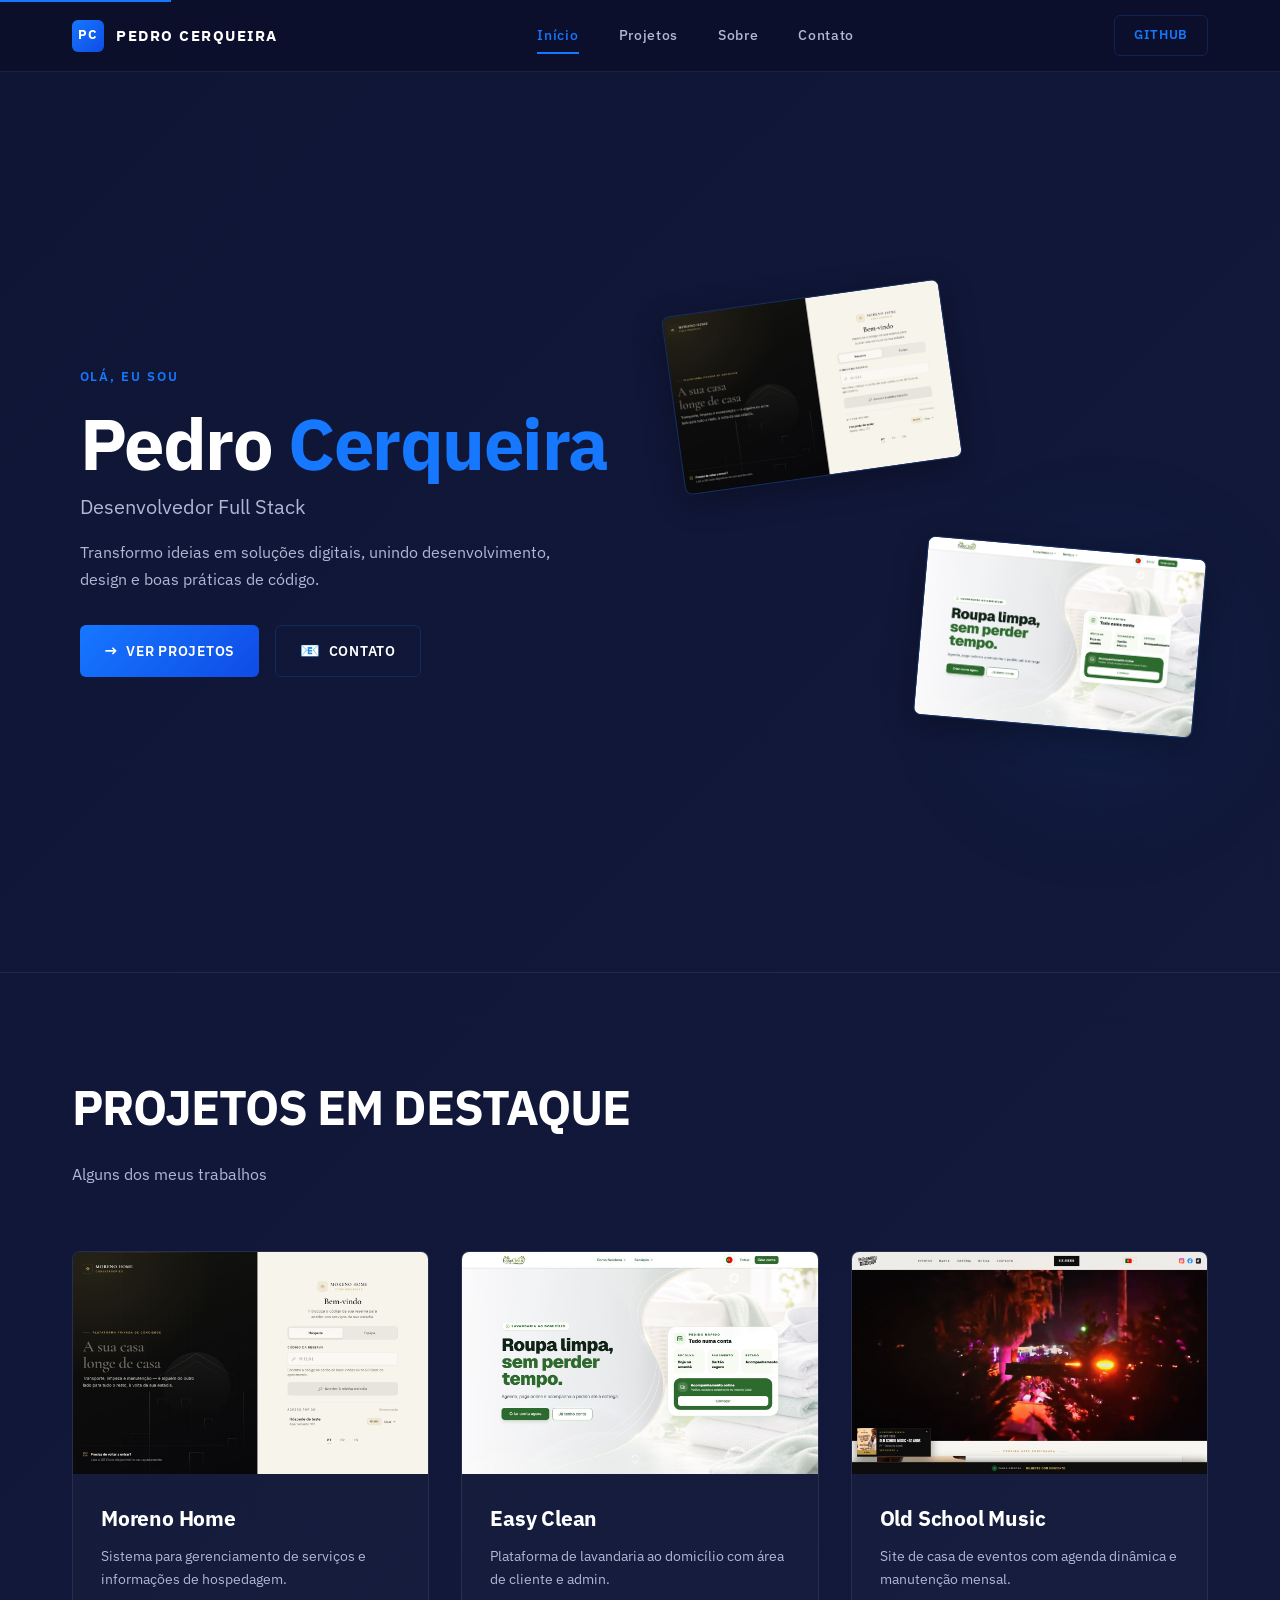
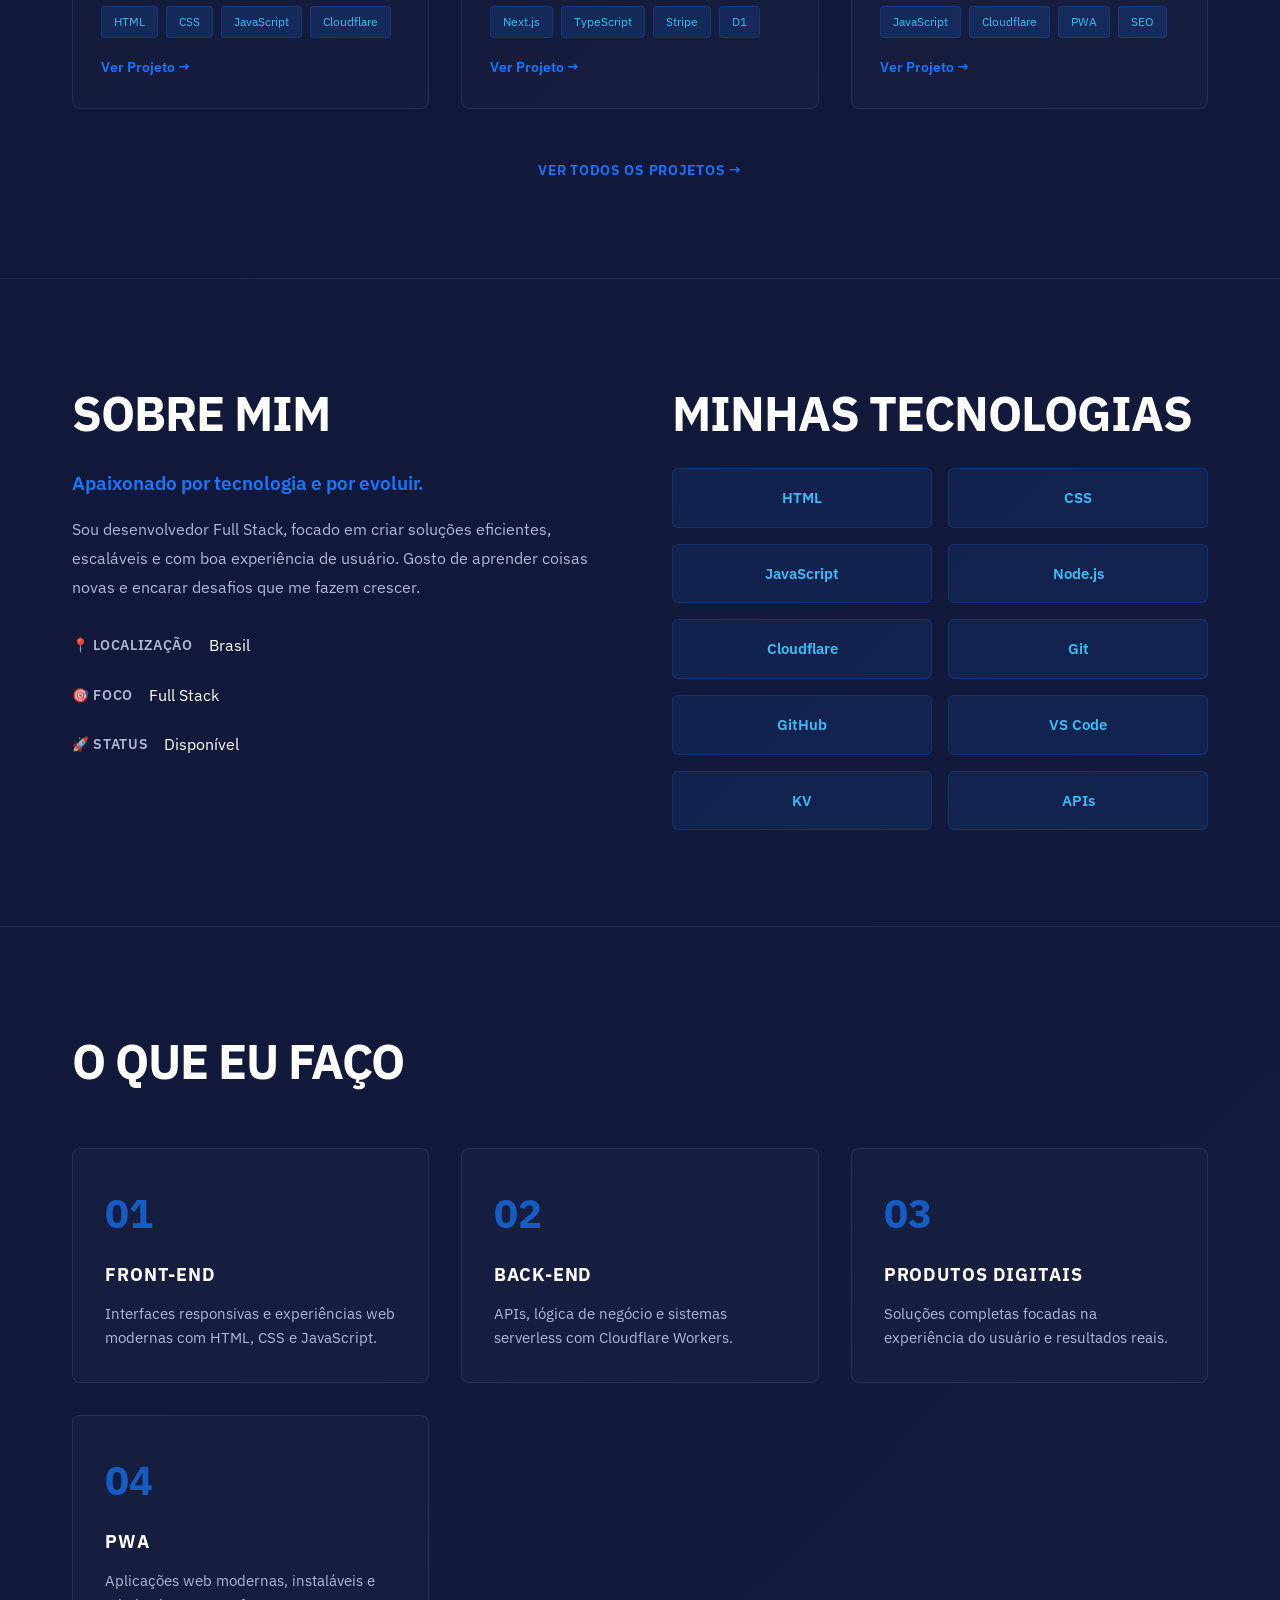
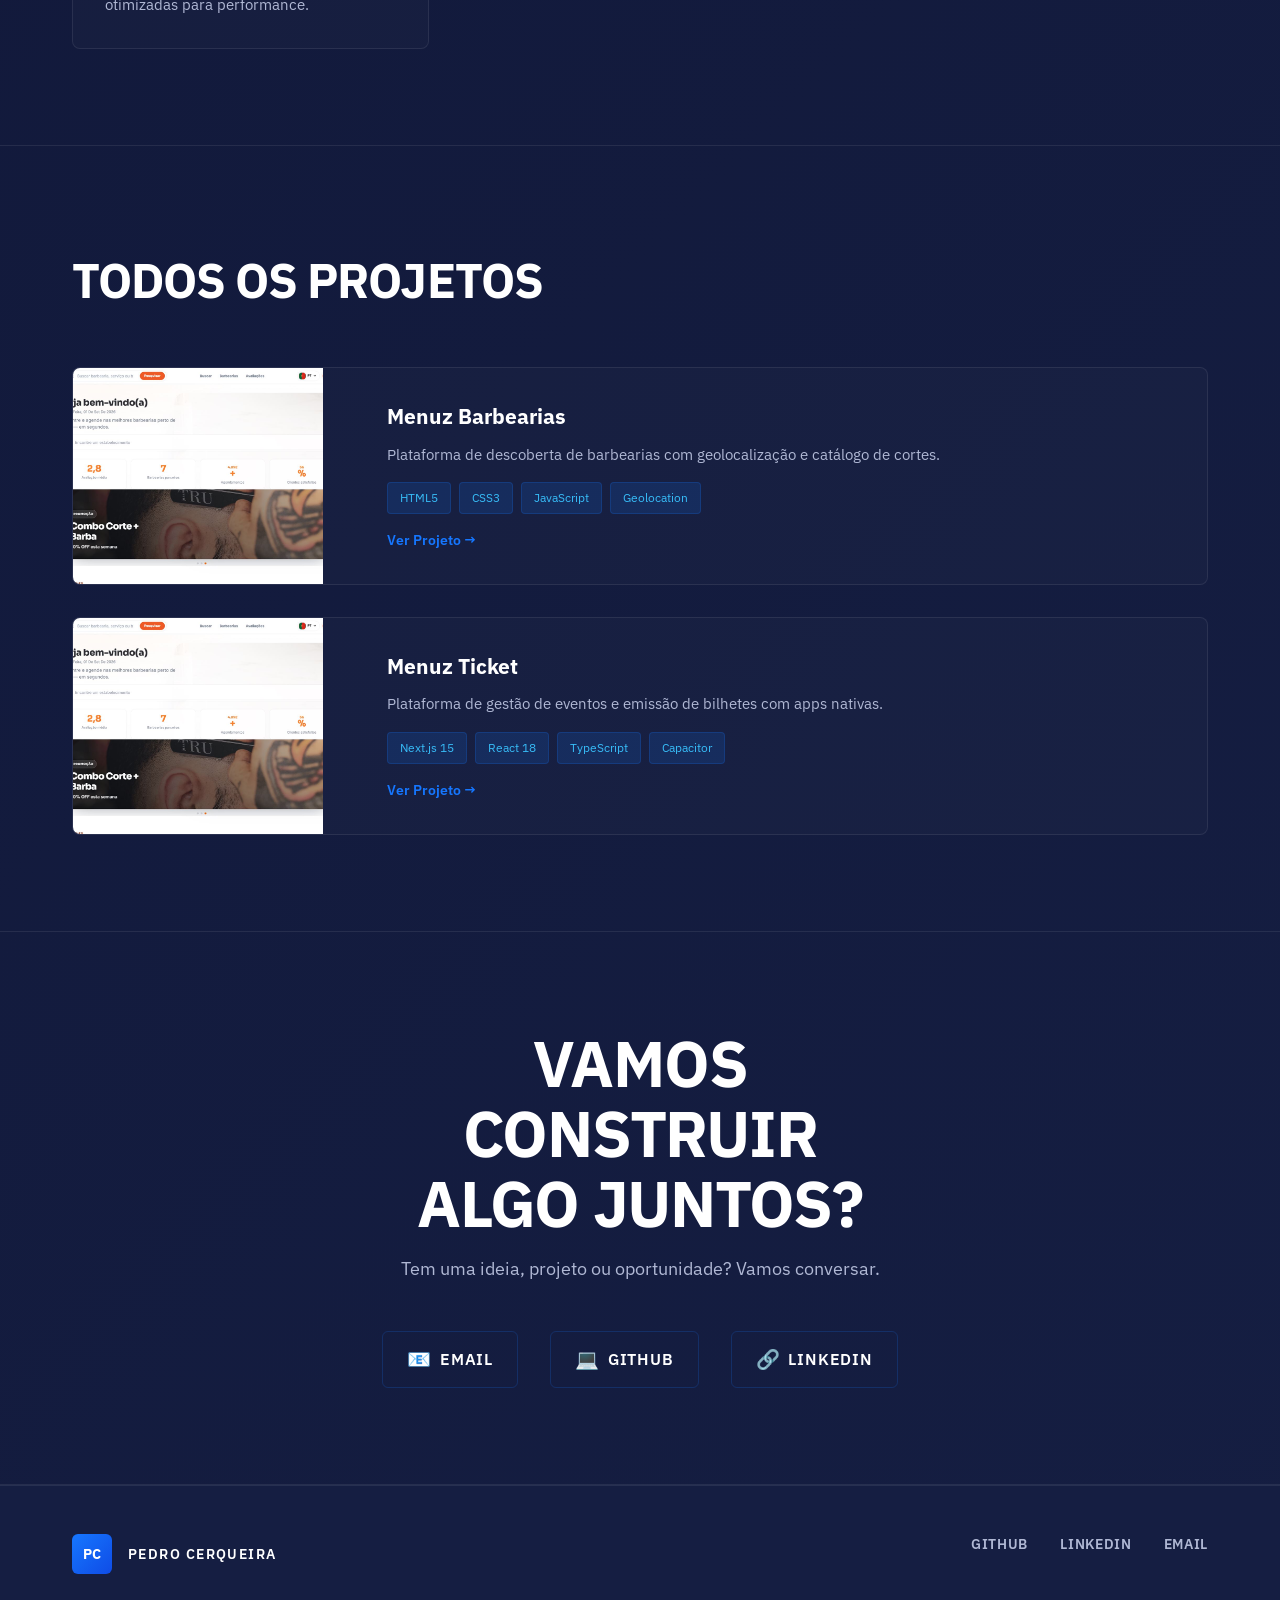
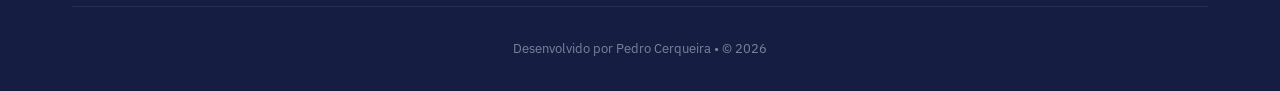
<file: index.html>
<!DOCTYPE html>
<html lang="pt">
<head>
<meta charset="utf-8">
<meta name="viewport" content="width=device-width, initial-scale=1">
<title>Pedro Cerqueira — Desenvolvedor Full Stack</title>
<meta name="description" content="Desenvolvedor Full Stack focado em criar soluções digitais eficientes, escaláveis e com boa experiência de usuário.">
<meta name="author" content="Pedro Cerqueira Cavalcante">
<link rel="canonical" href="https://pedrocerqueiracavalcante.github.io/">

<meta property="og:type" content="website">
<meta property="og:title" content="Pedro Cerqueira — Desenvolvedor Full Stack">
<meta property="og:description" content="Transformo ideias em soluções digitais, unindo desenvolvimento, design e boas práticas.">
<meta property="og:url" content="https://pedrocerqueiracavalcante.github.io/">
<meta property="og:image" content="https://pedrocerqueiracavalcante.github.io/assets/img/moreno.jpg">
<meta name="theme-color" content="#0F1535">

<link rel="icon" href="data:image/svg+xml,<svg xmlns='http://www.w3.org/2000/svg' viewBox='0 0 64 64'><rect width='64' height='64' rx='12' fill='%230F1535'/><text x='32' y='42' font-size='32' font-family='monospace' font-weight='bold' fill='%231677FF' text-anchor='middle'>PC</text></svg>">

<link rel="preconnect" href="https://fonts.googleapis.com">
<link rel="preconnect" href="https://fonts.gstatic.com" crossorigin>
<link href="https://fonts.googleapis.com/css2?family=IBM+Plex+Sans:wght@400;500;600;700&display=swap" rel="stylesheet">

<script>document.documentElement.classList.add('js');</script>
<link rel="stylesheet" href="assets/css/styles.css?v=12">

<script type="application/ld+json">
{
  "@context": "https://schema.org",
  "@type": "Person",
  "name": "Pedro Cerqueira Cavalcante",
  "jobTitle": "Desenvolvedor Full Stack",
  "description": "Desenvolvedor focado em criar soluções digitais eficientes, escaláveis e com boa experiência de usuário.",
  "url": "https://pedrocerqueiracavalcante.github.io/",
  "email": "cerqueirapedro275@gmail.com",
  "sameAs": [
    "https://github.com/Pedrocerqueiracavalcante",
    "https://www.linkedin.com/in/pedrocerq/"
  ]
}
</script>
</head>
<body>

<a class="skip" href="#projetos">Pular para projetos</a>

<!-- NAVBAR -->
<header class="navbar">
  <div class="container">
    <a href="/" class="navbar-logo">
      <span class="logo-icon">PC</span>
      <span class="logo-text">PEDRO CERQUEIRA</span>
    </a>
    <nav class="navbar-menu">
      <a href="#inicio" class="nav-link active">Início</a>
      <a href="#projetos" class="nav-link">Projetos</a>
      <a href="#sobre" class="nav-link">Sobre</a>
      <a href="#contato" class="nav-link">Contato</a>
    </nav>
    <a href="https://github.com/Pedrocerqueiracavalcante" target="_blank" rel="noopener" class="navbar-cta">GitHub</a>
  </div>
</header>

<!-- HERO -->
<section class="hero" id="inicio">
  <div class="container">
    <div class="hero-content">
      <p class="hero-label">OLÁ, EU SOU</p>
      <h1 class="hero-title">
        Pedro <span class="highlight">Cerqueira</span>
      </h1>
      <p class="hero-subtitle">Desenvolvedor Full Stack</p>
      <p class="hero-desc">Transformo ideias em soluções digitais, unindo desenvolvimento, design e boas práticas de código.</p>
      <div class="hero-ctas">
        <a href="#projetos" class="btn btn-primary">
          <span class="btn-icon">→</span> Ver Projetos
        </a>
        <a href="#contato" class="btn btn-secondary">
          <span class="btn-icon">📧</span> Contato
        </a>
      </div>
    </div>

    <div class="hero-visual">
      <div class="visual-card card-1">
        <img src="assets/img/moreno.jpg" alt="Moreno Home" loading="lazy" decoding="async">
      </div>
      <div class="visual-card card-2">
        <img src="assets/img/easyclean.jpg" alt="Easy Clean" loading="lazy" decoding="async">
      </div>
      <div class="visual-accent"></div>
    </div>
  </div>
</section>

<!-- PROJETOS EM DESTAQUE -->
<section class="projetos-destaque" id="projetos">
  <div class="container">
    <div class="section-header">
      <h2 class="section-title">PROJETOS EM DESTAQUE</h2>
      <p class="section-desc">Alguns dos meus trabalhos</p>
    </div>

    <div class="projetos-grid">

      <!-- Projeto 1 -->
      <article class="projeto-card">
        <div class="projeto-image">
          <img src="assets/img/moreno.jpg" alt="Moreno Home" loading="lazy" decoding="async">
        </div>
        <div class="projeto-content">
          <h3 class="projeto-title">Moreno Home</h3>
          <p class="projeto-desc">Sistema para gerenciamento de serviços e informações de hospedagem.</p>
          <div class="projeto-tech">
            <span>HTML</span>
            <span>CSS</span>
            <span>JavaScript</span>
            <span>Cloudflare</span>
          </div>
          <a href="projetos/moreno-home.html" class="projeto-link">Ver Projeto →</a>
        </div>
      </article>

      <!-- Projeto 2 -->
      <article class="projeto-card">
        <div class="projeto-image">
          <img src="assets/img/easyclean.jpg" alt="Easy Clean" loading="lazy" decoding="async">
        </div>
        <div class="projeto-content">
          <h3 class="projeto-title">Easy Clean</h3>
          <p class="projeto-desc">Plataforma de lavandaria ao domicílio com área de cliente e admin.</p>
          <div class="projeto-tech">
            <span>Next.js</span>
            <span>TypeScript</span>
            <span>Stripe</span>
            <span>D1</span>
          </div>
          <a href="projetos/easy-clean.html" class="projeto-link">Ver Projeto →</a>
        </div>
      </article>

      <!-- Projeto 3 -->
      <article class="projeto-card">
        <div class="projeto-image">
          <img src="assets/img/osm.jpg" alt="Old School Music" loading="lazy" decoding="async">
        </div>
        <div class="projeto-content">
          <h3 class="projeto-title">Old School Music</h3>
          <p class="projeto-desc">Site de casa de eventos com agenda dinâmica e manutenção mensal.</p>
          <div class="projeto-tech">
            <span>JavaScript</span>
            <span>Cloudflare</span>
            <span>PWA</span>
            <span>SEO</span>
          </div>
          <a href="projetos/old-school-music.html" class="projeto-link">Ver Projeto →</a>
        </div>
      </article>

    </div>

    <div class="projetos-more">
      <a href="#todos-projetos" class="link-more">Ver todos os projetos →</a>
    </div>
  </div>
</section>

<!-- SOBRE & TECNOLOGIAS -->
<section class="sobre" id="sobre">
  <div class="container">
    <div class="sobre-grid">

      <div class="sobre-content">
        <h2 class="section-title">SOBRE MIM</h2>
        <p class="sobre-intro">Apaixonado por tecnologia e por evoluir.</p>
        <p class="sobre-text">Sou desenvolvedor Full Stack, focado em criar soluções eficientes, escaláveis e com boa experiência de usuário. Gosto de aprender coisas novas e encarar desafios que me fazem crescer.</p>
        <div class="sobre-info">
          <div class="info-item">
            <span class="info-label">📍 Localização</span>
            <span class="info-value">Brasil</span>
          </div>
          <div class="info-item">
            <span class="info-label">🎯 Foco</span>
            <span class="info-value">Full Stack</span>
          </div>
          <div class="info-item">
            <span class="info-label">🚀 Status</span>
            <span class="info-value">Disponível</span>
          </div>
        </div>
      </div>

      <div class="tecnologias-content">
        <h3 class="section-title">MINHAS TECNOLOGIAS</h3>
        <div class="tech-grid">
          <div class="tech-item"><span>HTML</span></div>
          <div class="tech-item"><span>CSS</span></div>
          <div class="tech-item"><span>JavaScript</span></div>
          <div class="tech-item"><span>Node.js</span></div>
          <div class="tech-item"><span>Cloudflare</span></div>
          <div class="tech-item"><span>Git</span></div>
          <div class="tech-item"><span>GitHub</span></div>
          <div class="tech-item"><span>VS Code</span></div>
          <div class="tech-item"><span>KV</span></div>
          <div class="tech-item"><span>APIs</span></div>
        </div>
      </div>

    </div>
  </div>
</section>

<!-- O QUE EU FAÇO -->
<section class="o-que-faco">
  <div class="container">
    <h2 class="section-title">O QUE EU FAÇO</h2>

    <div class="faco-grid">

      <div class="faco-card">
        <div class="faco-number">01</div>
        <h3>FRONT-END</h3>
        <p>Interfaces responsivas e experiências web modernas com HTML, CSS e JavaScript.</p>
      </div>

      <div class="faco-card">
        <div class="faco-number">02</div>
        <h3>BACK-END</h3>
        <p>APIs, lógica de negócio e sistemas serverless com Cloudflare Workers.</p>
      </div>

      <div class="faco-card">
        <div class="faco-number">03</div>
        <h3>PRODUTOS DIGITAIS</h3>
        <p>Soluções completas focadas na experiência do usuário e resultados reais.</p>
      </div>

      <div class="faco-card">
        <div class="faco-number">04</div>
        <h3>PWA</h3>
        <p>Aplicações web modernas, instaláveis e otimizadas para performance.</p>
      </div>

    </div>
  </div>
</section>

<!-- TODOS OS PROJETOS -->
<section class="todos-projetos" id="todos-projetos">
  <div class="container">
    <h2 class="section-title">TODOS OS PROJETOS</h2>

    <div class="projetos-list">

      <article class="projeto-list-item">
        <div class="projeto-list-image">
          <img src="assets/img/menuz.jpg" alt="Menuz Barbearias" loading="lazy" decoding="async">
        </div>
        <div class="projeto-list-content">
          <h3>Menuz Barbearias</h3>
          <p>Plataforma de descoberta de barbearias com geolocalização e catálogo de cortes.</p>
          <div class="projeto-list-tech">
            <span>HTML5</span>
            <span>CSS3</span>
            <span>JavaScript</span>
            <span>Geolocation</span>
          </div>
          <a href="projetos/menuz.html">Ver Projeto →</a>
        </div>
      </article>

      <article class="projeto-list-item">
        <div class="projeto-list-image">
          <img src="assets/img/menuz.jpg" alt="Menuz Ticket" loading="lazy" decoding="async">
        </div>
        <div class="projeto-list-content">
          <h3>Menuz Ticket</h3>
          <p>Plataforma de gestão de eventos e emissão de bilhetes com apps nativas.</p>
          <div class="projeto-list-tech">
            <span>Next.js 15</span>
            <span>React 18</span>
            <span>TypeScript</span>
            <span>Capacitor</span>
          </div>
          <a href="https://menuzticket.com/" target="_blank" rel="noopener">Ver Projeto →</a>
        </div>
      </article>

    </div>
  </div>
</section>

<!-- CONTATO -->
<section class="contato" id="contato">
  <div class="container">
    <h2 class="contato-title">
      VAMOS<br>CONSTRUIR<br>ALGO JUNTOS?
    </h2>
    <p class="contato-desc">Tem uma ideia, projeto ou oportunidade? Vamos conversar.</p>

    <div class="contato-links">
      <a href="mailto:cerqueirapedro275@gmail.com" class="contato-link">
        <span class="icon">📧</span> Email
      </a>
      <a href="https://github.com/Pedrocerqueiracavalcante" target="_blank" rel="noopener" class="contato-link">
        <span class="icon">💻</span> GitHub
      </a>
      <a href="https://www.linkedin.com/in/pedrocerq/" target="_blank" rel="noopener" class="contato-link">
        <span class="icon">🔗</span> LinkedIn
      </a>
    </div>
  </div>
</section>

<!-- FOOTER -->
<footer class="footer">
  <div class="container">
    <div class="footer-content">
      <div class="footer-brand">
        <span class="footer-logo">PC</span>
        <p>PEDRO CERQUEIRA</p>
      </div>
      <div class="footer-links">
        <a href="https://github.com/Pedrocerqueiracavalcante" target="_blank" rel="noopener">GitHub</a>
        <a href="https://www.linkedin.com/in/pedrocerq/" target="_blank" rel="noopener">LinkedIn</a>
        <a href="mailto:cerqueirapedro275@gmail.com">Email</a>
      </div>
    </div>
    <p class="footer-credit">Desenvolvido por Pedro Cerqueira • © 2026</p>
  </div>
</footer>

<script src="assets/js/main.js?v=12" defer></script>
</body>
</html>
</file>
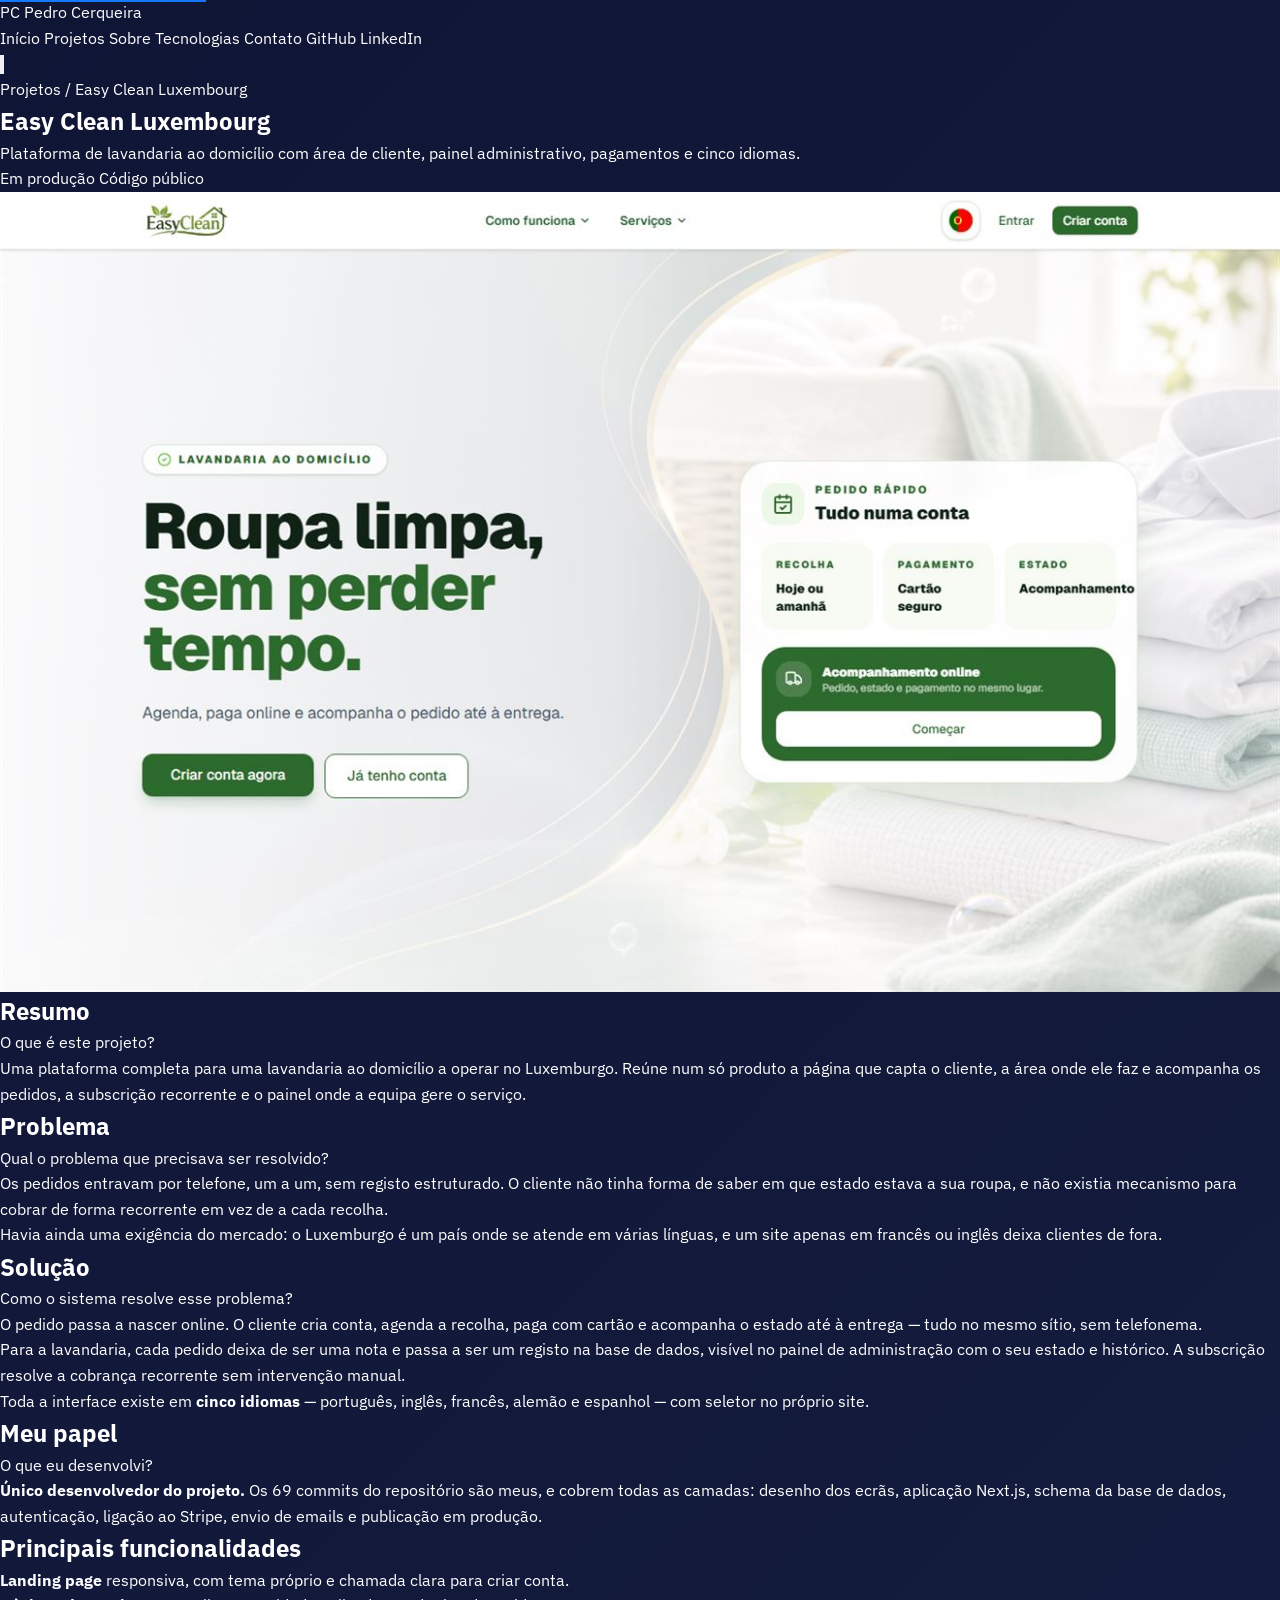
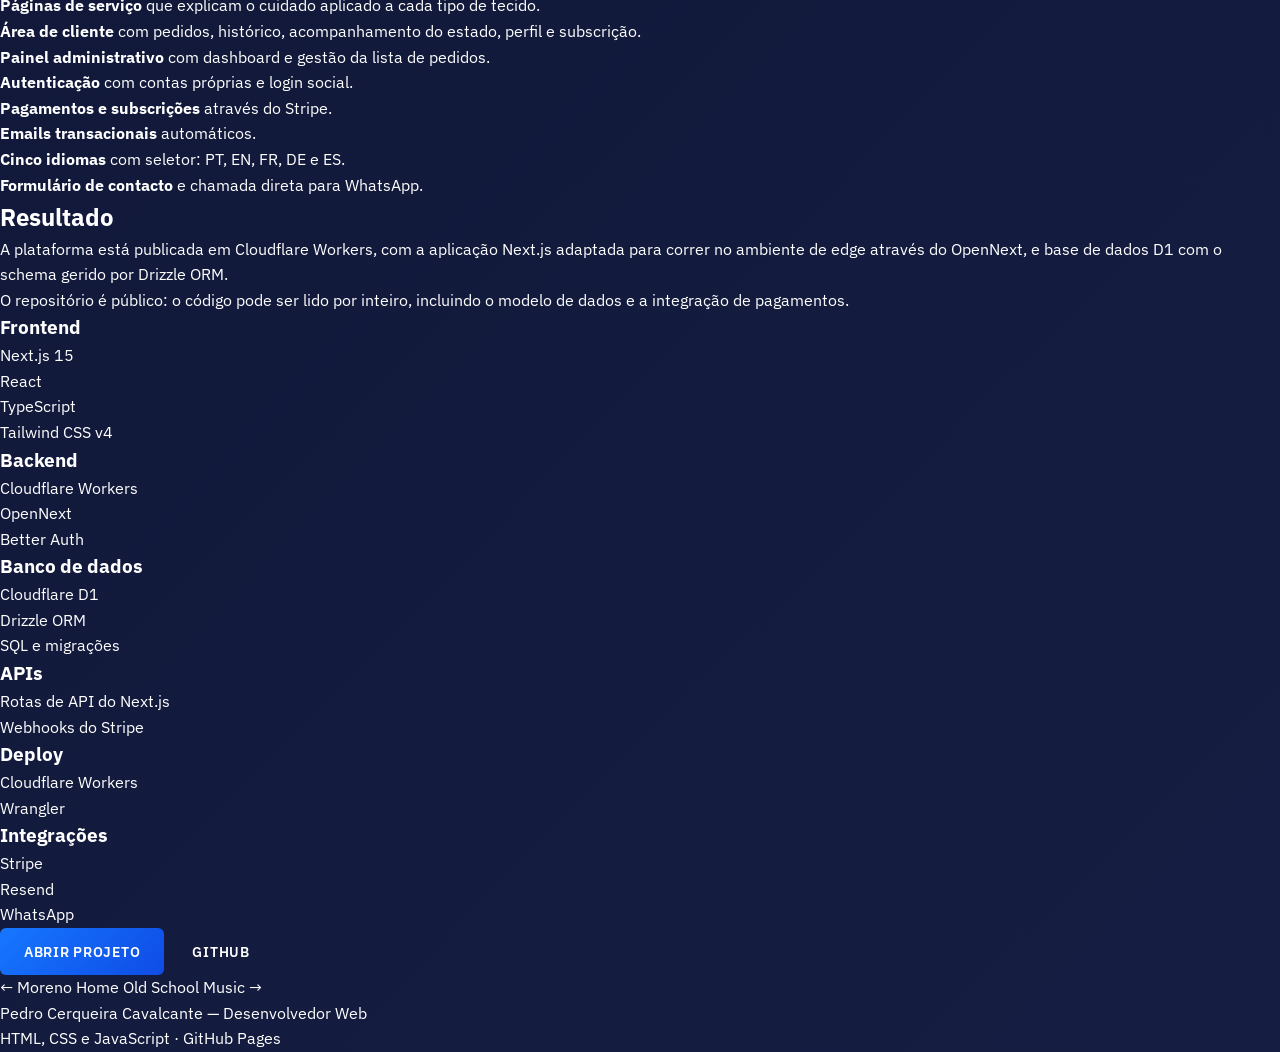
<file: projetos/easy-clean.html>
<!DOCTYPE html>
<html lang="pt">
<head>
<meta charset="utf-8">
<meta name="viewport" content="width=device-width, initial-scale=1">
<title>Easy Clean Luxembourg — Pedro Cerqueira Cavalcante</title>
<meta name="description" content="Plataforma de lavandaria ao domicílio no Luxemburgo: landing page, área de cliente com acompanhamento e subscrição, painel administrativo, pagamentos Stripe e cinco idiomas. Next.js 15, TypeScript, Cloudflare Workers e D1.">
<link rel="canonical" href="https://pedrocerqueiracavalcante.github.io/projetos/easy-clean.html">

<meta property="og:type" content="article">
<meta property="og:title" content="Easy Clean Luxembourg — plataforma de lavandaria ao domicílio">
<meta property="og:description" content="Área de cliente, painel administrativo, pagamentos e cinco idiomas. Next.js 15, Cloudflare Workers e D1.">
<meta property="og:url" content="https://pedrocerqueiracavalcante.github.io/projetos/easy-clean.html">
<meta property="og:image" content="https://pedrocerqueiracavalcante.github.io/assets/img/easyclean.jpg">
<meta name="twitter:card" content="summary_large_image">
<meta name="theme-color" content="#050A12">

<link rel="icon" href="data:image/svg+xml,<svg xmlns='http://www.w3.org/2000/svg' viewBox='0 0 64 64'><rect width='64' height='64' rx='14' fill='%23050A12'/><rect x='2' y='2' width='60' height='60' rx='13' fill='none' stroke='%231677FF' stroke-width='3'/><text x='32' y='43' font-size='29' font-family='ui-monospace,monospace' font-weight='600' fill='%2338BDF8' text-anchor='middle'>PC</text></svg>">

<link rel="preconnect" href="https://fonts.googleapis.com">
<link rel="preconnect" href="https://fonts.gstatic.com" crossorigin>
<link href="https://fonts.googleapis.com/css2?family=IBM+Plex+Mono:wght@400;500&family=IBM+Plex+Sans:wght@400;500;600&display=swap" rel="stylesheet">
<script>document.documentElement.classList.add('js');</script>
<link rel="stylesheet" href="../assets/css/styles.css?v=8">

<script type="application/ld+json">
{
  "@context": "https://schema.org",
  "@type": "SoftwareApplication",
  "name": "Easy Clean Luxembourg",
  "applicationCategory": "BusinessApplication",
  "operatingSystem": "Web",
  "url": "https://easyclean.cerqueirapedro275.workers.dev",
  "description": "Plataforma de lavandaria ao domicílio com área de cliente, painel administrativo, pagamentos e cinco idiomas.",
  "author": { "@type": "Person", "name": "Pedro Cerqueira Cavalcante" }
}
</script>
</head>
<body>

<a class="skip" href="#doc">Ir para a documentação</a>

<header class="site-header">
  <div class="wrap">
    <a class="logo" href="../index.html">
      <span class="logo-mark" aria-hidden="true">PC</span>
      <span>Pedro Cerqueira</span>
    </a>
    <nav class="nav" id="nav" aria-label="Navegação principal">
      <a href="../index.html">Início</a>
      <a href="../index.html#projetos" aria-current="page">Projetos</a>
      <a href="../index.html#sobre">Sobre</a>
      <a href="../index.html#tecnologias">Tecnologias</a>
      <a href="../index.html#contato">Contato</a>
      <span class="nav-side">
        <a href="https://github.com/Pedrocerqueiracavalcante" target="_blank" rel="noopener">GitHub</a>
        <a href="https://www.linkedin.com/in/pedrocerq/" target="_blank" rel="noopener">LinkedIn</a>
      </span>
    </nav>
    <button class="icon-btn" id="burger" type="button" aria-label="Abrir menu" aria-expanded="false" aria-controls="nav">
      <svg viewBox="0 0 24 24" fill="none" stroke="currentColor" stroke-width="1.8" aria-hidden="true"><path d="M4 7h16M4 12h16M4 17h16"/></svg>
    </button>
  </div>
</header>

<main>
  <div class="wrap">
    <p class="crumb"><a href="../index.html#projetos">Projetos</a> / Easy Clean Luxembourg</p>
  </div>

  <section class="p-hero">
    <div class="wrap p-hero-inner">
      <h1>Easy Clean Luxembourg</h1>
      <p class="p-sub">Plataforma de lavandaria ao domicílio com área de cliente, painel administrativo, pagamentos e cinco idiomas.</p>
      <div class="p-hero-meta">
        <span class="status">Em produção</span>
        <span class="status status-alt">Código público</span>
      </div>
    </div>
  </section>

  <div class="wrap">
    <div class="p-shot">
      <img src="../assets/img/easyclean.jpg" alt="Página inicial do Easy Clean: título Roupa limpa, sem perder tempo, botões para criar conta e um cartão lateral com recolha, pagamento e estado do pedido" width="1320" height="825">
    </div>
  </div>

  <div class="wrap">
    <div class="doc" id="doc">

      <div class="doc-main">

        <section class="block">
          <h2>Resumo</h2>
          <p class="block-q">O que é este projeto?</p>
          <p>Uma plataforma completa para uma lavandaria ao domicílio a operar no Luxemburgo. Reúne num só produto a página que capta o cliente, a área onde ele faz e acompanha os pedidos, a subscrição recorrente e o painel onde a equipa gere o serviço.</p>
        </section>

        <section class="block">
          <h2>Problema</h2>
          <p class="block-q">Qual o problema que precisava ser resolvido?</p>
          <p>Os pedidos entravam por telefone, um a um, sem registo estruturado. O cliente não tinha forma de saber em que estado estava a sua roupa, e não existia mecanismo para cobrar de forma recorrente em vez de a cada recolha.</p>
          <p>Havia ainda uma exigência do mercado: o Luxemburgo é um país onde se atende em várias línguas, e um site apenas em francês ou inglês deixa clientes de fora.</p>
        </section>

        <section class="block">
          <h2>Solução</h2>
          <p class="block-q">Como o sistema resolve esse problema?</p>
          <p>O pedido passa a nascer online. O cliente cria conta, agenda a recolha, paga com cartão e acompanha o estado até à entrega — tudo no mesmo sítio, sem telefonema.</p>
          <p>Para a lavandaria, cada pedido deixa de ser uma nota e passa a ser um registo na base de dados, visível no painel de administração com o seu estado e histórico. A subscrição resolve a cobrança recorrente sem intervenção manual.</p>
          <p>Toda a interface existe em <strong>cinco idiomas</strong> — português, inglês, francês, alemão e espanhol — com seletor no próprio site.</p>
        </section>

        <section class="block">
          <h2>Meu papel</h2>
          <p class="block-q">O que eu desenvolvi?</p>
          <p><strong>Único desenvolvedor do projeto.</strong> Os 69 commits do repositório são meus, e cobrem todas as camadas: desenho dos ecrãs, aplicação Next.js, schema da base de dados, autenticação, ligação ao Stripe, envio de emails e publicação em produção.</p>
        </section>

        <section class="block">
          <h2>Principais funcionalidades</h2>
          <ul class="feat">
            <li><b>Landing page</b> responsiva, com tema próprio e chamada clara para criar conta.</li>
            <li><b>Páginas de serviço</b> que explicam o cuidado aplicado a cada tipo de tecido.</li>
            <li><b>Área de cliente</b> com pedidos, histórico, acompanhamento do estado, perfil e subscrição.</li>
            <li><b>Painel administrativo</b> com dashboard e gestão da lista de pedidos.</li>
            <li><b>Autenticação</b> com contas próprias e login social.</li>
            <li><b>Pagamentos e subscrições</b> através do Stripe.</li>
            <li><b>Emails transacionais</b> automáticos.</li>
            <li><b>Cinco idiomas</b> com seletor: PT, EN, FR, DE e ES.</li>
            <li><b>Formulário de contacto</b> e chamada direta para WhatsApp.</li>
          </ul>
        </section>

        <section class="block">
          <h2>Resultado</h2>
          <p>A plataforma está publicada em Cloudflare Workers, com a aplicação Next.js adaptada para correr no ambiente de edge através do OpenNext, e base de dados D1 com o schema gerido por Drizzle ORM.</p>
          <p>O repositório é público: o código pode ser lido por inteiro, incluindo o modelo de dados e a integração de pagamentos.</p>
        </section>

      </div>

      <aside class="doc-side">
        <div class="side-group">
          <h3>Frontend</h3>
          <ul><li>Next.js 15</li><li>React</li><li>TypeScript</li><li>Tailwind CSS v4</li></ul>
        </div>
        <div class="side-group">
          <h3>Backend</h3>
          <ul><li>Cloudflare Workers</li><li>OpenNext</li><li>Better Auth</li></ul>
        </div>
        <div class="side-group">
          <h3>Banco de dados</h3>
          <ul><li>Cloudflare D1</li><li>Drizzle ORM</li><li>SQL e migrações</li></ul>
        </div>
        <div class="side-group">
          <h3>APIs</h3>
          <ul><li>Rotas de API do Next.js</li><li>Webhooks do Stripe</li></ul>
        </div>
        <div class="side-group">
          <h3>Deploy</h3>
          <ul><li>Cloudflare Workers</li><li>Wrangler</li></ul>
        </div>
        <div class="side-group">
          <h3>Integrações</h3>
          <ul><li>Stripe</li><li>Resend</li><li>WhatsApp</li></ul>
        </div>

        <div class="side-actions">
          <a class="btn btn-primary" href="https://easyclean.cerqueirapedro275.workers.dev" target="_blank" rel="noopener">Abrir projeto</a>
          <a class="btn btn-ghost" href="https://github.com/Pedrocerqueiracavalcante/easyclean" target="_blank" rel="noopener">GitHub</a>
        </div>
      </aside>

    </div>

    <nav class="p-nav" aria-label="Navegação entre projetos">
      <a href="moreno-home.html">&larr; Moreno Home</a>
      <a href="old-school-music.html">Old School Music &rarr;</a>
    </nav>
  </div>
</main>

<footer class="site-footer">
  <div class="wrap">
    <p>Pedro Cerqueira Cavalcante &mdash; Desenvolvedor Web</p>
    <p class="mono">HTML, CSS e JavaScript &middot; GitHub Pages</p>
  </div>
</footer>

<script src="../assets/js/main.js?v=8" defer></script>
</body>
</html>
</file>
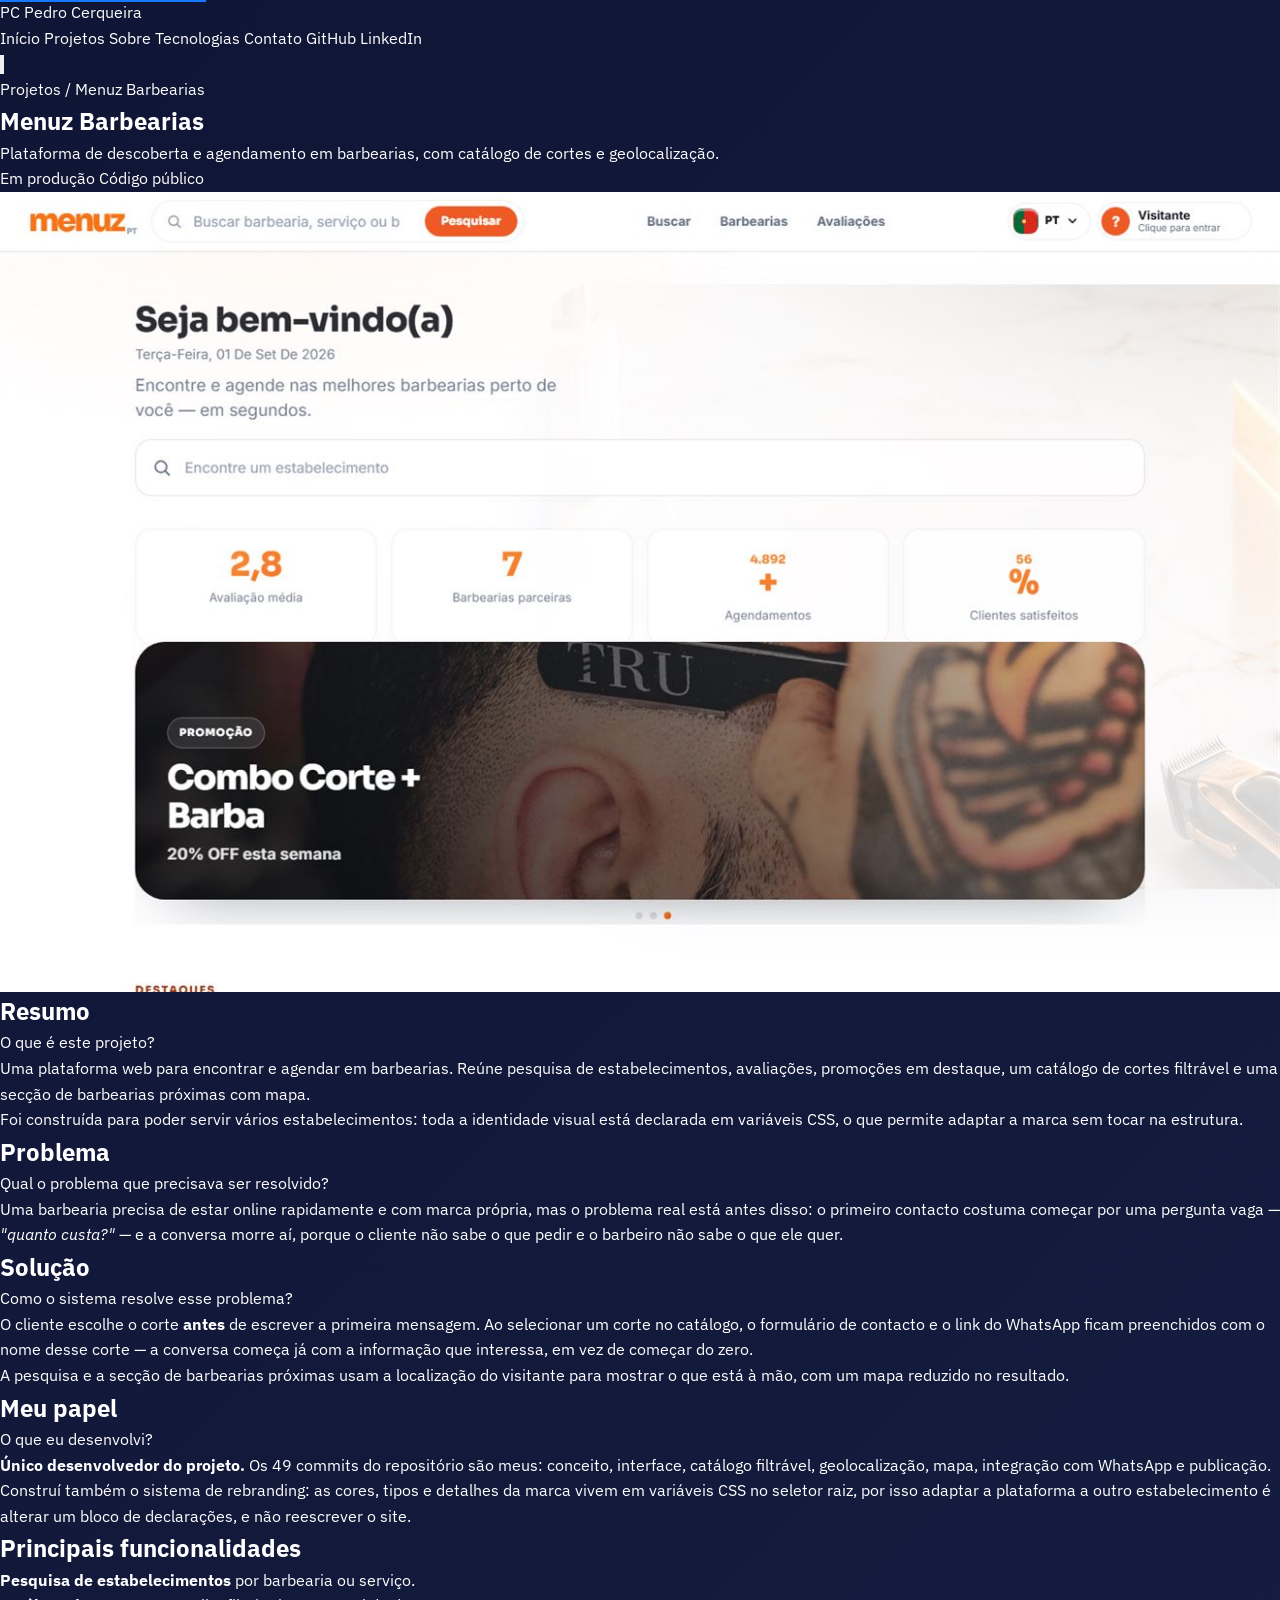
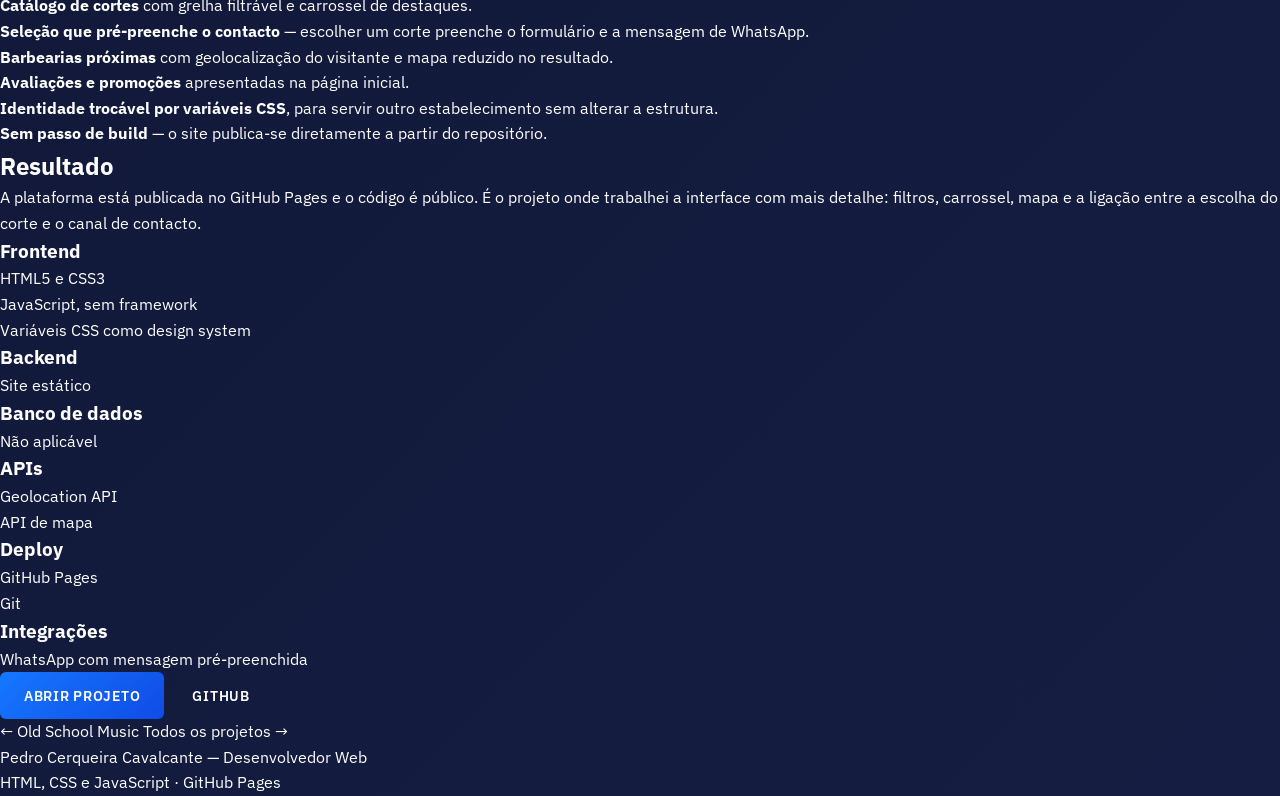
<file: projetos/menuz.html>
<!DOCTYPE html>
<html lang="pt">
<head>
<meta charset="utf-8">
<meta name="viewport" content="width=device-width, initial-scale=1">
<title>Menuz Barbearias — Pedro Cerqueira Cavalcante</title>
<meta name="description" content="Plataforma de descoberta e agendamento em barbearias: pesquisa de estabelecimentos, catálogo de cortes filtrável, geolocalização com mapa e contacto por WhatsApp pré-preenchido. HTML, CSS e JavaScript.">
<link rel="canonical" href="https://pedrocerqueiracavalcante.github.io/projetos/menuz.html">

<meta property="og:type" content="article">
<meta property="og:title" content="Menuz Barbearias — descoberta e agendamento">
<meta property="og:description" content="Pesquisa de barbearias, catálogo de cortes filtrável, geolocalização e WhatsApp pré-preenchido.">
<meta property="og:url" content="https://pedrocerqueiracavalcante.github.io/projetos/menuz.html">
<meta property="og:image" content="https://pedrocerqueiracavalcante.github.io/assets/img/menuz.jpg">
<meta name="twitter:card" content="summary_large_image">
<meta name="theme-color" content="#050A12">

<link rel="icon" href="data:image/svg+xml,<svg xmlns='http://www.w3.org/2000/svg' viewBox='0 0 64 64'><rect width='64' height='64' rx='14' fill='%23050A12'/><rect x='2' y='2' width='60' height='60' rx='13' fill='none' stroke='%231677FF' stroke-width='3'/><text x='32' y='43' font-size='29' font-family='ui-monospace,monospace' font-weight='600' fill='%2338BDF8' text-anchor='middle'>PC</text></svg>">

<link rel="preconnect" href="https://fonts.googleapis.com">
<link rel="preconnect" href="https://fonts.gstatic.com" crossorigin>
<link href="https://fonts.googleapis.com/css2?family=IBM+Plex+Mono:wght@400;500&family=IBM+Plex+Sans:wght@400;500;600&display=swap" rel="stylesheet">
<script>document.documentElement.classList.add('js');</script>
<link rel="stylesheet" href="../assets/css/styles.css?v=8">

<script type="application/ld+json">
{
  "@context": "https://schema.org",
  "@type": "SoftwareApplication",
  "name": "Menuz Barbearias",
  "applicationCategory": "BusinessApplication",
  "operatingSystem": "Web",
  "url": "https://pedrocerqueiracavalcante.github.io/aura-studio-site/",
  "description": "Plataforma de descoberta e agendamento em barbearias, com catálogo de cortes e geolocalização.",
  "author": { "@type": "Person", "name": "Pedro Cerqueira Cavalcante" }
}
</script>
</head>
<body>

<a class="skip" href="#doc">Ir para a documentação</a>

<header class="site-header">
  <div class="wrap">
    <a class="logo" href="../index.html">
      <span class="logo-mark" aria-hidden="true">PC</span>
      <span>Pedro Cerqueira</span>
    </a>
    <nav class="nav" id="nav" aria-label="Navegação principal">
      <a href="../index.html">Início</a>
      <a href="../index.html#projetos" aria-current="page">Projetos</a>
      <a href="../index.html#sobre">Sobre</a>
      <a href="../index.html#tecnologias">Tecnologias</a>
      <a href="../index.html#contato">Contato</a>
      <span class="nav-side">
        <a href="https://github.com/Pedrocerqueiracavalcante" target="_blank" rel="noopener">GitHub</a>
        <a href="https://www.linkedin.com/in/pedrocerq/" target="_blank" rel="noopener">LinkedIn</a>
      </span>
    </nav>
    <button class="icon-btn" id="burger" type="button" aria-label="Abrir menu" aria-expanded="false" aria-controls="nav">
      <svg viewBox="0 0 24 24" fill="none" stroke="currentColor" stroke-width="1.8" aria-hidden="true"><path d="M4 7h16M4 12h16M4 17h16"/></svg>
    </button>
  </div>
</header>

<main>
  <div class="wrap">
    <p class="crumb"><a href="../index.html#projetos">Projetos</a> / Menuz Barbearias</p>
  </div>

  <section class="p-hero">
    <div class="wrap p-hero-inner">
      <h1>Menuz Barbearias</h1>
      <p class="p-sub">Plataforma de descoberta e agendamento em barbearias, com catálogo de cortes e geolocalização.</p>
      <div class="p-hero-meta">
        <span class="status">Em produção</span>
        <span class="status status-alt">Código público</span>
      </div>
    </div>
  </section>

  <div class="wrap">
    <div class="p-shot">
      <img src="../assets/img/menuz.jpg" alt="Página inicial da Menuz: barra de pesquisa de barbearias, indicadores de avaliação e parceiros, e cartão de promoção em destaque" width="1320" height="825">
    </div>
  </div>

  <div class="wrap">
    <div class="doc" id="doc">

      <div class="doc-main">

        <section class="block">
          <h2>Resumo</h2>
          <p class="block-q">O que é este projeto?</p>
          <p>Uma plataforma web para encontrar e agendar em barbearias. Reúne pesquisa de estabelecimentos, avaliações, promoções em destaque, um catálogo de cortes filtrável e uma secção de barbearias próximas com mapa.</p>
          <p>Foi construída para poder servir vários estabelecimentos: toda a identidade visual está declarada em variáveis CSS, o que permite adaptar a marca sem tocar na estrutura.</p>
        </section>

        <section class="block">
          <h2>Problema</h2>
          <p class="block-q">Qual o problema que precisava ser resolvido?</p>
          <p>Uma barbearia precisa de estar online rapidamente e com marca própria, mas o problema real está antes disso: o primeiro contacto costuma começar por uma pergunta vaga — <em>"quanto custa?"</em> — e a conversa morre aí, porque o cliente não sabe o que pedir e o barbeiro não sabe o que ele quer.</p>
        </section>

        <section class="block">
          <h2>Solução</h2>
          <p class="block-q">Como o sistema resolve esse problema?</p>
          <p>O cliente escolhe o corte <strong>antes</strong> de escrever a primeira mensagem. Ao selecionar um corte no catálogo, o formulário de contacto e o link do WhatsApp ficam preenchidos com o nome desse corte — a conversa começa já com a informação que interessa, em vez de começar do zero.</p>
          <p>A pesquisa e a secção de barbearias próximas usam a localização do visitante para mostrar o que está à mão, com um mapa reduzido no resultado.</p>
        </section>

        <section class="block">
          <h2>Meu papel</h2>
          <p class="block-q">O que eu desenvolvi?</p>
          <p><strong>Único desenvolvedor do projeto.</strong> Os 49 commits do repositório são meus: conceito, interface, catálogo filtrável, geolocalização, mapa, integração com WhatsApp e publicação.</p>
          <p>Construí também o sistema de rebranding: as cores, tipos e detalhes da marca vivem em variáveis CSS no seletor raiz, por isso adaptar a plataforma a outro estabelecimento é alterar um bloco de declarações, e não reescrever o site.</p>
        </section>

        <section class="block">
          <h2>Principais funcionalidades</h2>
          <ul class="feat">
            <li><b>Pesquisa de estabelecimentos</b> por barbearia ou serviço.</li>
            <li><b>Catálogo de cortes</b> com grelha filtrável e carrossel de destaques.</li>
            <li><b>Seleção que pré-preenche o contacto</b> — escolher um corte preenche o formulário e a mensagem de WhatsApp.</li>
            <li><b>Barbearias próximas</b> com geolocalização do visitante e mapa reduzido no resultado.</li>
            <li><b>Avaliações e promoções</b> apresentadas na página inicial.</li>
            <li><b>Identidade trocável por variáveis CSS</b>, para servir outro estabelecimento sem alterar a estrutura.</li>
            <li><b>Sem passo de build</b> — o site publica-se diretamente a partir do repositório.</li>
          </ul>
        </section>

        <section class="block">
          <h2>Resultado</h2>
          <p>A plataforma está publicada no GitHub Pages e o código é público. É o projeto onde trabalhei a interface com mais detalhe: filtros, carrossel, mapa e a ligação entre a escolha do corte e o canal de contacto.</p>
        </section>

      </div>

      <aside class="doc-side">
        <div class="side-group">
          <h3>Frontend</h3>
          <ul><li>HTML5 e CSS3</li><li>JavaScript, sem framework</li><li>Variáveis CSS como design system</li></ul>
        </div>
        <div class="side-group">
          <h3>Backend</h3>
          <ul><li>Site estático</li></ul>
        </div>
        <div class="side-group">
          <h3>Banco de dados</h3>
          <ul><li class="empty">Não aplicável</li></ul>
        </div>
        <div class="side-group">
          <h3>APIs</h3>
          <ul><li>Geolocation API</li><li>API de mapa</li></ul>
        </div>
        <div class="side-group">
          <h3>Deploy</h3>
          <ul><li>GitHub Pages</li><li>Git</li></ul>
        </div>
        <div class="side-group">
          <h3>Integrações</h3>
          <ul><li>WhatsApp com mensagem pré-preenchida</li></ul>
        </div>

        <div class="side-actions">
          <a class="btn btn-primary" href="https://pedrocerqueiracavalcante.github.io/aura-studio-site/" target="_blank" rel="noopener">Abrir projeto</a>
          <a class="btn btn-ghost" href="https://github.com/Pedrocerqueiracavalcante/aura-studio-site" target="_blank" rel="noopener">GitHub</a>
        </div>
      </aside>

    </div>

    <nav class="p-nav" aria-label="Navegação entre projetos">
      <a href="old-school-music.html">&larr; Old School Music</a>
      <a href="../index.html#projetos">Todos os projetos &rarr;</a>
    </nav>
  </div>
</main>

<footer class="site-footer">
  <div class="wrap">
    <p>Pedro Cerqueira Cavalcante &mdash; Desenvolvedor Web</p>
    <p class="mono">HTML, CSS e JavaScript &middot; GitHub Pages</p>
  </div>
</footer>

<script src="../assets/js/main.js?v=7" defer></script>
</body>
</html>
</file>
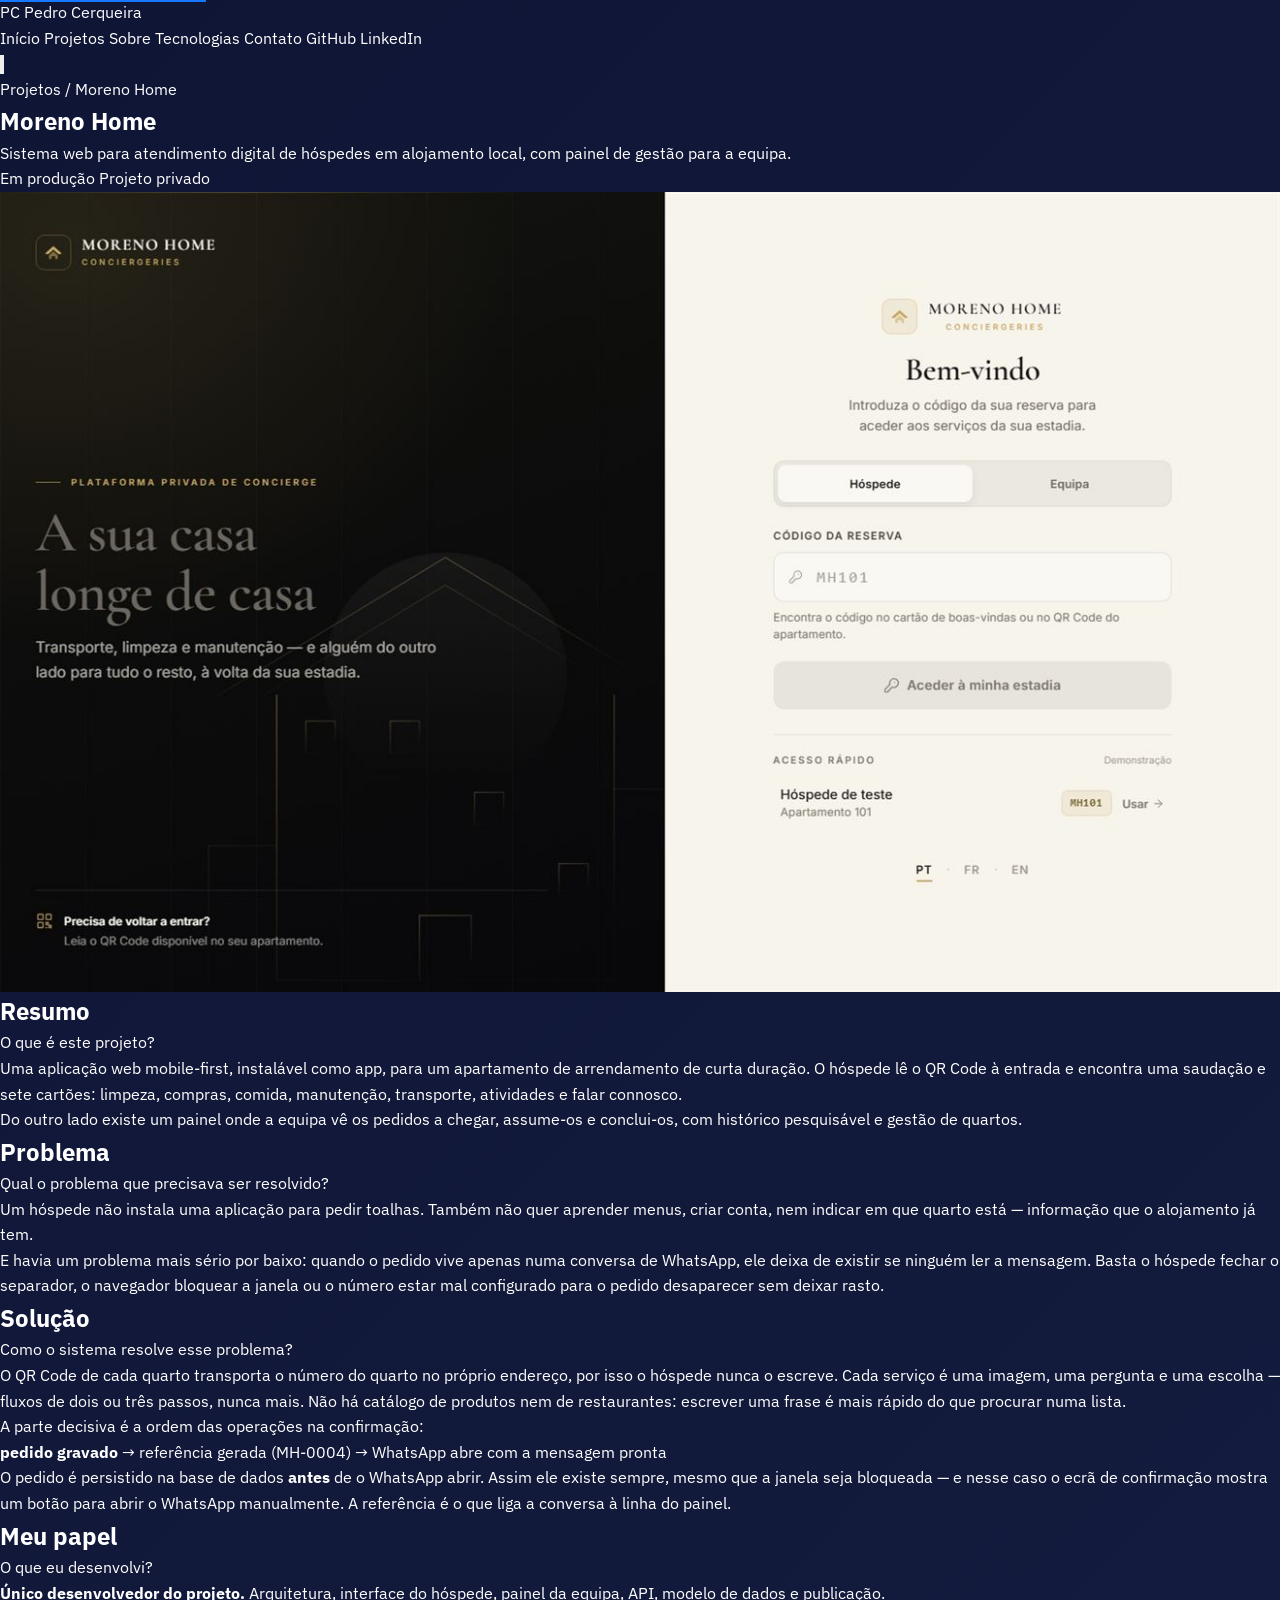
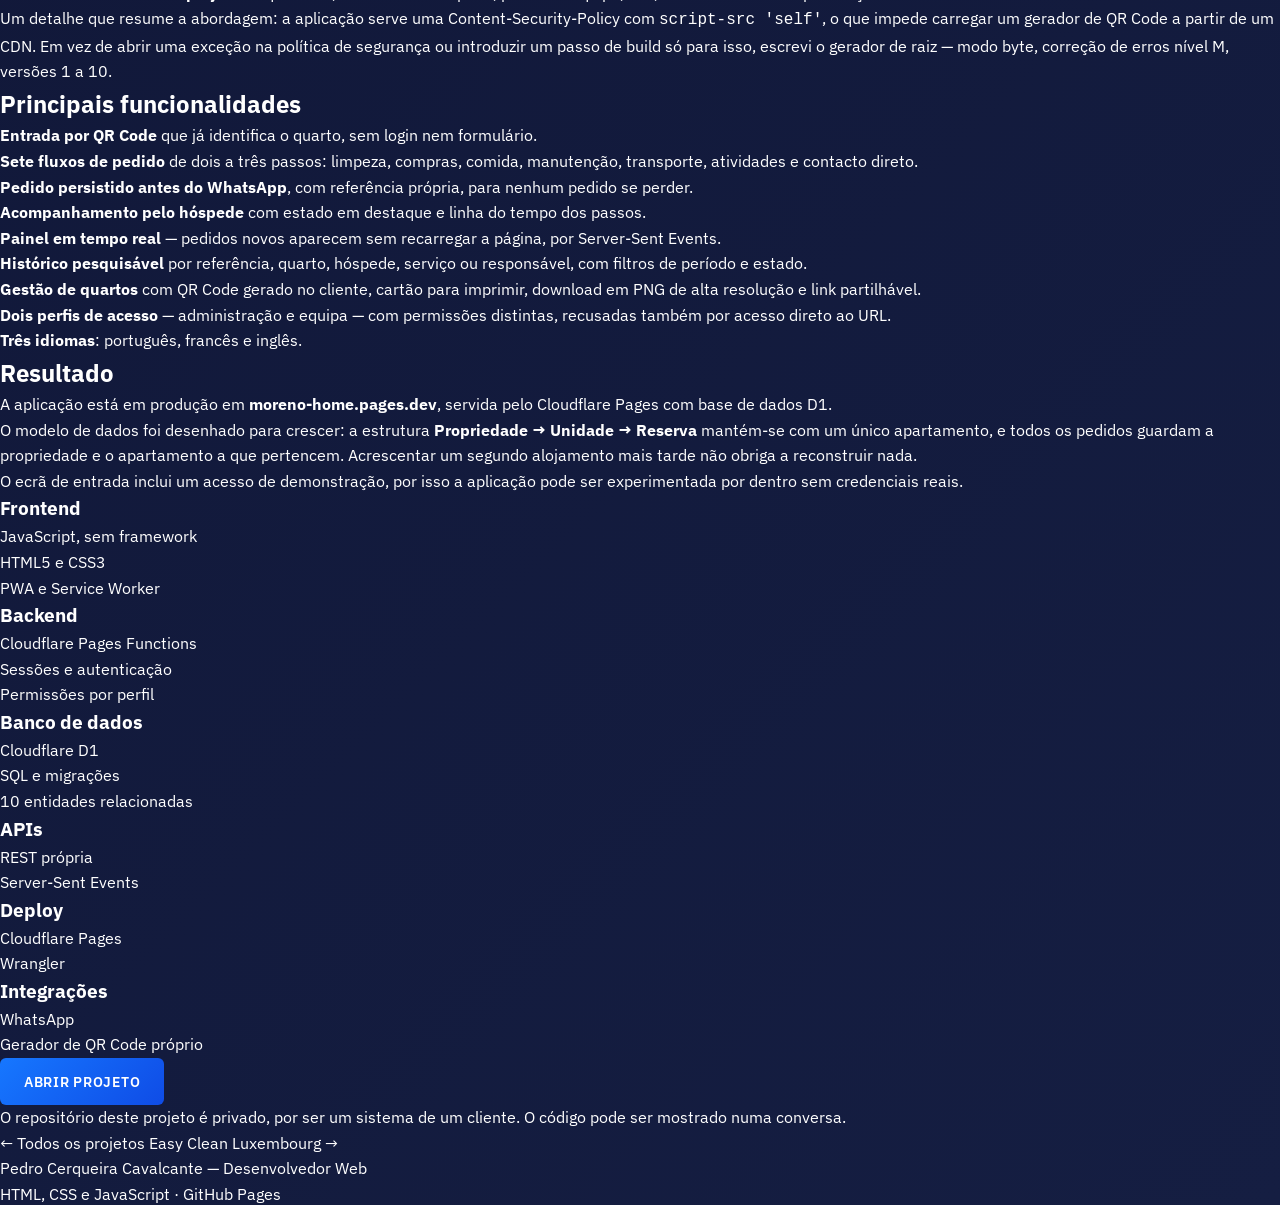
<file: projetos/moreno-home.html>
<!DOCTYPE html>
<html lang="pt">
<head>
<meta charset="utf-8">
<meta name="viewport" content="width=device-width, initial-scale=1">
<title>Moreno Home — Pedro Cerqueira Cavalcante</title>
<meta name="description" content="Sistema web para atendimento digital de hóspedes em alojamento local: entrada por QR Code, pedidos gravados em base de dados e painel de gestão em tempo real. Cloudflare Pages, D1 e Server-Sent Events.">
<link rel="canonical" href="https://pedrocerqueiracavalcante.github.io/projetos/moreno-home.html">

<meta property="og:type" content="article">
<meta property="og:title" content="Moreno Home — atendimento digital de hóspedes">
<meta property="og:description" content="Entrada por QR Code, pedidos gravados em base de dados e painel de gestão em tempo real.">
<meta property="og:url" content="https://pedrocerqueiracavalcante.github.io/projetos/moreno-home.html">
<meta property="og:image" content="https://pedrocerqueiracavalcante.github.io/assets/img/moreno.jpg">
<meta name="twitter:card" content="summary_large_image">
<meta name="theme-color" content="#050A12">

<link rel="icon" href="data:image/svg+xml,<svg xmlns='http://www.w3.org/2000/svg' viewBox='0 0 64 64'><rect width='64' height='64' rx='14' fill='%23050A12'/><rect x='2' y='2' width='60' height='60' rx='13' fill='none' stroke='%231677FF' stroke-width='3'/><text x='32' y='43' font-size='29' font-family='ui-monospace,monospace' font-weight='600' fill='%2338BDF8' text-anchor='middle'>PC</text></svg>">

<link rel="preconnect" href="https://fonts.googleapis.com">
<link rel="preconnect" href="https://fonts.gstatic.com" crossorigin>
<link href="https://fonts.googleapis.com/css2?family=IBM+Plex+Mono:wght@400;500&family=IBM+Plex+Sans:wght@400;500;600&display=swap" rel="stylesheet">
<script>document.documentElement.classList.add('js');</script>
<link rel="stylesheet" href="../assets/css/styles.css?v=8">

<script type="application/ld+json">
{
  "@context": "https://schema.org",
  "@type": "SoftwareApplication",
  "name": "Moreno Home",
  "applicationCategory": "BusinessApplication",
  "operatingSystem": "Web",
  "url": "https://moreno-home.pages.dev",
  "description": "Sistema web para atendimento digital de hóspedes em alojamento local, com painel de gestão para a equipa.",
  "author": { "@type": "Person", "name": "Pedro Cerqueira Cavalcante" }
}
</script>
</head>
<body>

<a class="skip" href="#doc">Ir para a documentação</a>

<header class="site-header">
  <div class="wrap">
    <a class="logo" href="../index.html">
      <span class="logo-mark" aria-hidden="true">PC</span>
      <span>Pedro Cerqueira</span>
    </a>
    <nav class="nav" id="nav" aria-label="Navegação principal">
      <a href="../index.html">Início</a>
      <a href="../index.html#projetos" aria-current="page">Projetos</a>
      <a href="../index.html#sobre">Sobre</a>
      <a href="../index.html#tecnologias">Tecnologias</a>
      <a href="../index.html#contato">Contato</a>
      <span class="nav-side">
        <a href="https://github.com/Pedrocerqueiracavalcante" target="_blank" rel="noopener">GitHub</a>
        <a href="https://www.linkedin.com/in/pedrocerq/" target="_blank" rel="noopener">LinkedIn</a>
      </span>
    </nav>
    <button class="icon-btn" id="burger" type="button" aria-label="Abrir menu" aria-expanded="false" aria-controls="nav">
      <svg viewBox="0 0 24 24" fill="none" stroke="currentColor" stroke-width="1.8" aria-hidden="true"><path d="M4 7h16M4 12h16M4 17h16"/></svg>
    </button>
  </div>
</header>

<main>
  <div class="wrap">
    <p class="crumb"><a href="../index.html#projetos">Projetos</a> / Moreno Home</p>
  </div>

  <section class="p-hero">
    <div class="wrap p-hero-inner">
      <h1>Moreno Home</h1>
      <p class="p-sub">Sistema web para atendimento digital de hóspedes em alojamento local, com painel de gestão para a equipa.</p>
      <div class="p-hero-meta">
        <span class="status">Em produção</span>
        <span class="status status-alt">Projeto privado</span>
      </div>
    </div>
  </section>

  <div class="wrap">
    <div class="p-shot">
      <img src="../assets/img/moreno.jpg" alt="Ecrã de entrada do Moreno Home: painel escuro com a marca à esquerda e, à direita, o formulário de código de reserva com separadores para hóspede e equipa" width="1320" height="825">
    </div>
  </div>

  <div class="wrap">
    <div class="doc" id="doc">

      <div class="doc-main">

        <section class="block">
          <h2>Resumo</h2>
          <p class="block-q">O que é este projeto?</p>
          <p>Uma aplicação web mobile-first, instalável como app, para um apartamento de arrendamento de curta duração. O hóspede lê o QR Code à entrada e encontra uma saudação e sete cartões: limpeza, compras, comida, manutenção, transporte, atividades e falar connosco.</p>
          <p>Do outro lado existe um painel onde a equipa vê os pedidos a chegar, assume-os e conclui-os, com histórico pesquisável e gestão de quartos.</p>
        </section>

        <section class="block">
          <h2>Problema</h2>
          <p class="block-q">Qual o problema que precisava ser resolvido?</p>
          <p>Um hóspede não instala uma aplicação para pedir toalhas. Também não quer aprender menus, criar conta, nem indicar em que quarto está — informação que o alojamento já tem.</p>
          <p>E havia um problema mais sério por baixo: quando o pedido vive apenas numa conversa de WhatsApp, ele deixa de existir se ninguém ler a mensagem. Basta o hóspede fechar o separador, o navegador bloquear a janela ou o número estar mal configurado para o pedido desaparecer sem deixar rasto.</p>
        </section>

        <section class="block">
          <h2>Solução</h2>
          <p class="block-q">Como o sistema resolve esse problema?</p>
          <p>O QR Code de cada quarto transporta o número do quarto no próprio endereço, por isso o hóspede nunca o escreve. Cada serviço é uma imagem, uma pergunta e uma escolha — fluxos de dois ou três passos, nunca mais. Não há catálogo de produtos nem de restaurantes: escrever uma frase é mais rápido do que procurar numa lista.</p>
          <p>A parte decisiva é a ordem das operações na confirmação:</p>
          <div class="callout">
            <b>pedido gravado</b> &rarr; referência gerada (MH-0004) &rarr; WhatsApp abre com a mensagem pronta
          </div>
          <p>O pedido é persistido na base de dados <strong>antes</strong> de o WhatsApp abrir. Assim ele existe sempre, mesmo que a janela seja bloqueada — e nesse caso o ecrã de confirmação mostra um botão para abrir o WhatsApp manualmente. A referência é o que liga a conversa à linha do painel.</p>
        </section>

        <section class="block">
          <h2>Meu papel</h2>
          <p class="block-q">O que eu desenvolvi?</p>
          <p><strong>Único desenvolvedor do projeto.</strong> Arquitetura, interface do hóspede, painel da equipa, API, modelo de dados e publicação.</p>
          <p>Um detalhe que resume a abordagem: a aplicação serve uma Content-Security-Policy com <code>script-src 'self'</code>, o que impede carregar um gerador de QR Code a partir de um CDN. Em vez de abrir uma exceção na política de segurança ou introduzir um passo de build só para isso, escrevi o gerador de raiz — modo byte, correção de erros nível M, versões 1 a 10.</p>
        </section>

        <section class="block">
          <h2>Principais funcionalidades</h2>
          <ul class="feat">
            <li><b>Entrada por QR Code</b> que já identifica o quarto, sem login nem formulário.</li>
            <li><b>Sete fluxos de pedido</b> de dois a três passos: limpeza, compras, comida, manutenção, transporte, atividades e contacto direto.</li>
            <li><b>Pedido persistido antes do WhatsApp</b>, com referência própria, para nenhum pedido se perder.</li>
            <li><b>Acompanhamento pelo hóspede</b> com estado em destaque e linha do tempo dos passos.</li>
            <li><b>Painel em tempo real</b> — pedidos novos aparecem sem recarregar a página, por Server-Sent Events.</li>
            <li><b>Histórico pesquisável</b> por referência, quarto, hóspede, serviço ou responsável, com filtros de período e estado.</li>
            <li><b>Gestão de quartos</b> com QR Code gerado no cliente, cartão para imprimir, download em PNG de alta resolução e link partilhável.</li>
            <li><b>Dois perfis de acesso</b> — administração e equipa — com permissões distintas, recusadas também por acesso direto ao URL.</li>
            <li><b>Três idiomas</b>: português, francês e inglês.</li>
          </ul>
        </section>

        <section class="block">
          <h2>Resultado</h2>
          <p>A aplicação está em produção em <strong>moreno-home.pages.dev</strong>, servida pelo Cloudflare Pages com base de dados D1.</p>
          <p>O modelo de dados foi desenhado para crescer: a estrutura <strong>Propriedade &rarr; Unidade &rarr; Reserva</strong> mantém-se com um único apartamento, e todos os pedidos guardam a propriedade e o apartamento a que pertencem. Acrescentar um segundo alojamento mais tarde não obriga a reconstruir nada.</p>
          <p>O ecrã de entrada inclui um acesso de demonstração, por isso a aplicação pode ser experimentada por dentro sem credenciais reais.</p>
        </section>

      </div>

      <aside class="doc-side">
        <div class="side-group">
          <h3>Frontend</h3>
          <ul><li>JavaScript, sem framework</li><li>HTML5 e CSS3</li><li>PWA e Service Worker</li></ul>
        </div>
        <div class="side-group">
          <h3>Backend</h3>
          <ul><li>Cloudflare Pages Functions</li><li>Sessões e autenticação</li><li>Permissões por perfil</li></ul>
        </div>
        <div class="side-group">
          <h3>Banco de dados</h3>
          <ul><li>Cloudflare D1</li><li>SQL e migrações</li><li>10 entidades relacionadas</li></ul>
        </div>
        <div class="side-group">
          <h3>APIs</h3>
          <ul><li>REST própria</li><li>Server-Sent Events</li></ul>
        </div>
        <div class="side-group">
          <h3>Deploy</h3>
          <ul><li>Cloudflare Pages</li><li>Wrangler</li></ul>
        </div>
        <div class="side-group">
          <h3>Integrações</h3>
          <ul><li>WhatsApp</li><li>Gerador de QR Code próprio</li></ul>
        </div>

        <div class="side-actions">
          <a class="btn btn-primary" href="https://moreno-home.pages.dev" target="_blank" rel="noopener">Abrir projeto</a>
          <p class="note-private">O repositório deste projeto é privado, por ser um sistema de um cliente. O código pode ser mostrado numa conversa.</p>
        </div>
      </aside>

    </div>

    <nav class="p-nav" aria-label="Navegação entre projetos">
      <a href="../index.html#projetos">&larr; Todos os projetos</a>
      <a href="easy-clean.html">Easy Clean Luxembourg &rarr;</a>
    </nav>
  </div>
</main>

<footer class="site-footer">
  <div class="wrap">
    <p>Pedro Cerqueira Cavalcante &mdash; Desenvolvedor Web</p>
    <p class="mono">HTML, CSS e JavaScript &middot; GitHub Pages</p>
  </div>
</footer>

<script src="../assets/js/main.js?v=8" defer></script>
</body>
</html>
</file>
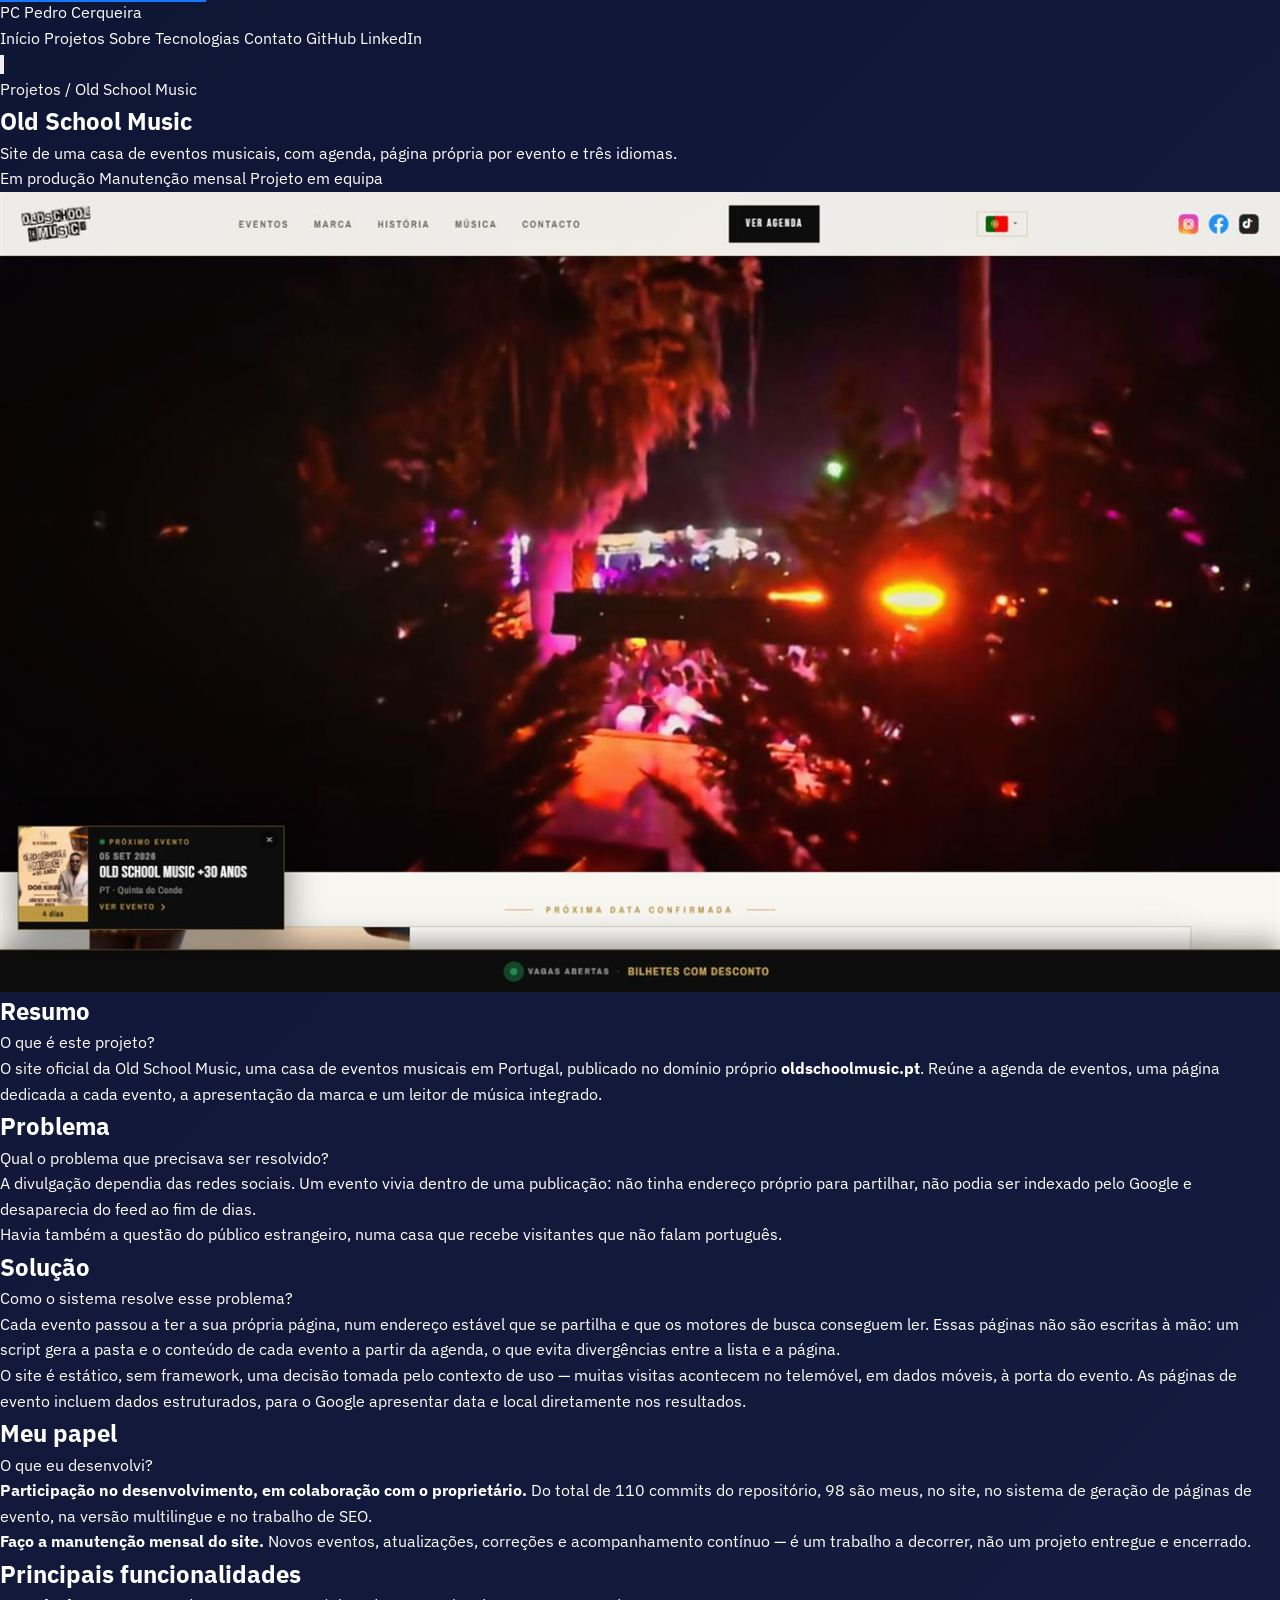
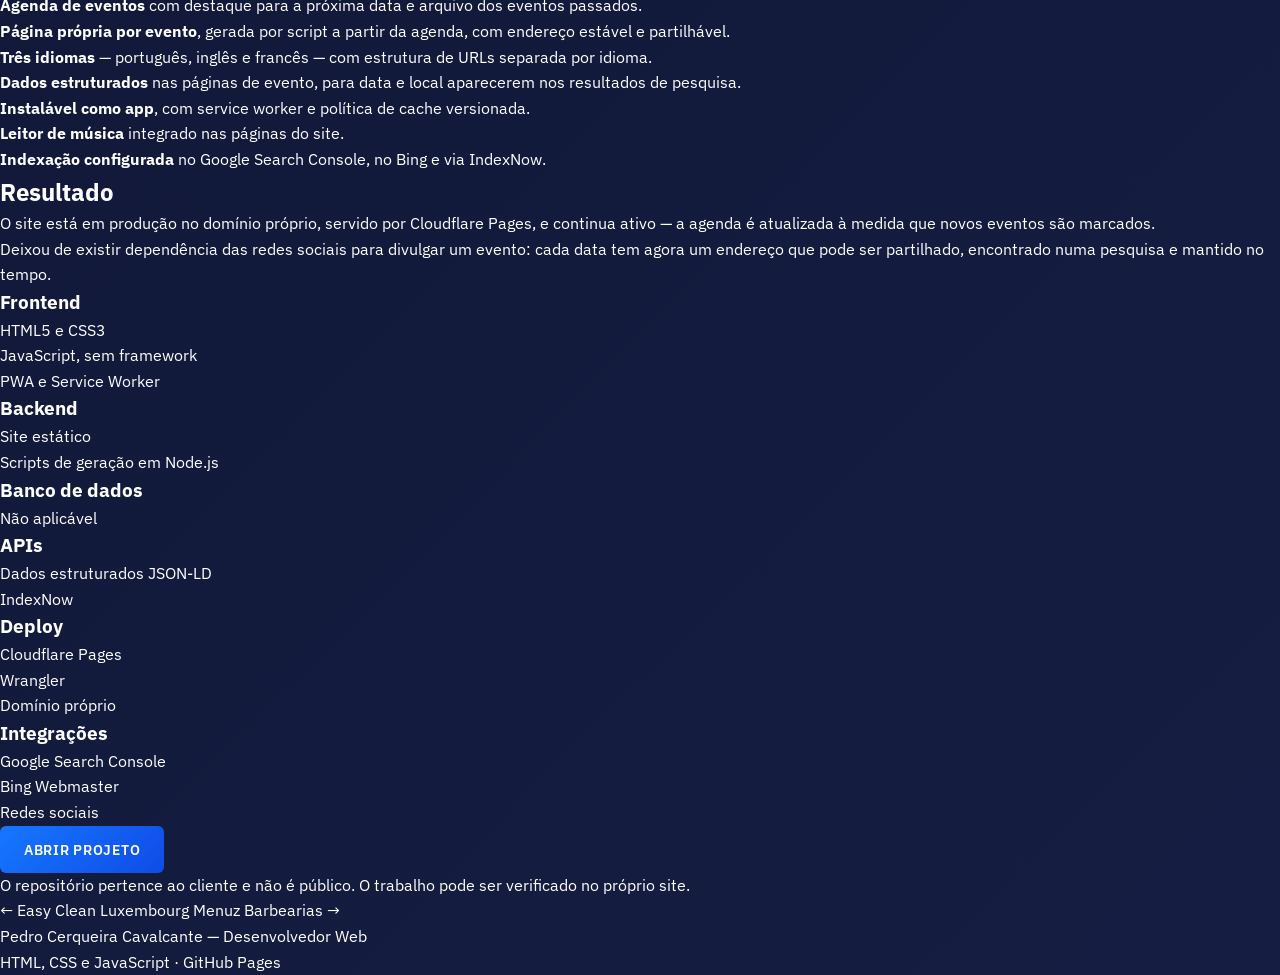
<file: projetos/old-school-music.html>
<!DOCTYPE html>
<html lang="pt">
<head>
<meta charset="utf-8">
<meta name="viewport" content="width=device-width, initial-scale=1">
<title>Old School Music — Pedro Cerqueira Cavalcante</title>
<meta name="description" content="Site de uma casa de eventos musicais com domínio próprio: agenda, página gerada por evento, três idiomas, PWA e dados estruturados para pesquisa. HTML, CSS, JavaScript e Cloudflare Pages.">
<link rel="canonical" href="https://pedrocerqueiracavalcante.github.io/projetos/old-school-music.html">

<meta property="og:type" content="article">
<meta property="og:title" content="Old School Music — site de eventos com domínio próprio">
<meta property="og:description" content="Agenda, página própria por evento, três idiomas e PWA. Em produção, com manutenção mensal.">
<meta property="og:url" content="https://pedrocerqueiracavalcante.github.io/projetos/old-school-music.html">
<meta property="og:image" content="https://pedrocerqueiracavalcante.github.io/assets/img/osm.jpg">
<meta name="twitter:card" content="summary_large_image">
<meta name="theme-color" content="#050A12">

<link rel="icon" href="data:image/svg+xml,<svg xmlns='http://www.w3.org/2000/svg' viewBox='0 0 64 64'><rect width='64' height='64' rx='14' fill='%23050A12'/><rect x='2' y='2' width='60' height='60' rx='13' fill='none' stroke='%231677FF' stroke-width='3'/><text x='32' y='43' font-size='29' font-family='ui-monospace,monospace' font-weight='600' fill='%2338BDF8' text-anchor='middle'>PC</text></svg>">

<link rel="preconnect" href="https://fonts.googleapis.com">
<link rel="preconnect" href="https://fonts.gstatic.com" crossorigin>
<link href="https://fonts.googleapis.com/css2?family=IBM+Plex+Mono:wght@400;500&family=IBM+Plex+Sans:wght@400;500;600&display=swap" rel="stylesheet">
<script>document.documentElement.classList.add('js');</script>
<link rel="stylesheet" href="../assets/css/styles.css?v=8">

<script type="application/ld+json">
{
  "@context": "https://schema.org",
  "@type": "WebSite",
  "name": "Old School Music",
  "url": "https://oldschoolmusic.pt",
  "description": "Site de uma casa de eventos musicais, com agenda, página própria por evento e três idiomas.",
  "author": { "@type": "Person", "name": "Pedro Cerqueira Cavalcante" }
}
</script>
</head>
<body>

<a class="skip" href="#doc">Ir para a documentação</a>

<header class="site-header">
  <div class="wrap">
    <a class="logo" href="../index.html">
      <span class="logo-mark" aria-hidden="true">PC</span>
      <span>Pedro Cerqueira</span>
    </a>
    <nav class="nav" id="nav" aria-label="Navegação principal">
      <a href="../index.html">Início</a>
      <a href="../index.html#projetos" aria-current="page">Projetos</a>
      <a href="../index.html#sobre">Sobre</a>
      <a href="../index.html#tecnologias">Tecnologias</a>
      <a href="../index.html#contato">Contato</a>
      <span class="nav-side">
        <a href="https://github.com/Pedrocerqueiracavalcante" target="_blank" rel="noopener">GitHub</a>
        <a href="https://www.linkedin.com/in/pedrocerq/" target="_blank" rel="noopener">LinkedIn</a>
      </span>
    </nav>
    <button class="icon-btn" id="burger" type="button" aria-label="Abrir menu" aria-expanded="false" aria-controls="nav">
      <svg viewBox="0 0 24 24" fill="none" stroke="currentColor" stroke-width="1.8" aria-hidden="true"><path d="M4 7h16M4 12h16M4 17h16"/></svg>
    </button>
  </div>
</header>

<main>
  <div class="wrap">
    <p class="crumb"><a href="../index.html#projetos">Projetos</a> / Old School Music</p>
  </div>

  <section class="p-hero">
    <div class="wrap p-hero-inner">
      <h1>Old School Music</h1>
      <p class="p-sub">Site de uma casa de eventos musicais, com agenda, página própria por evento e três idiomas.</p>
      <div class="p-hero-meta">
        <span class="status">Em produção</span>
        <span class="status status-alt">Manutenção mensal</span>
        <span class="status status-alt">Projeto em equipa</span>
      </div>
    </div>
  </section>

  <div class="wrap">
    <div class="p-shot">
      <img src="../assets/img/osm.jpg" alt="Página inicial do Old School Music: vídeo de um evento noturno em fundo, menu no topo, cartão do próximo evento e barra de bilhetes" width="1320" height="825">
    </div>
  </div>

  <div class="wrap">
    <div class="doc" id="doc">

      <div class="doc-main">

        <section class="block">
          <h2>Resumo</h2>
          <p class="block-q">O que é este projeto?</p>
          <p>O site oficial da Old School Music, uma casa de eventos musicais em Portugal, publicado no domínio próprio <strong>oldschoolmusic.pt</strong>. Reúne a agenda de eventos, uma página dedicada a cada evento, a apresentação da marca e um leitor de música integrado.</p>
        </section>

        <section class="block">
          <h2>Problema</h2>
          <p class="block-q">Qual o problema que precisava ser resolvido?</p>
          <p>A divulgação dependia das redes sociais. Um evento vivia dentro de uma publicação: não tinha endereço próprio para partilhar, não podia ser indexado pelo Google e desaparecia do feed ao fim de dias.</p>
          <p>Havia também a questão do público estrangeiro, numa casa que recebe visitantes que não falam português.</p>
        </section>

        <section class="block">
          <h2>Solução</h2>
          <p class="block-q">Como o sistema resolve esse problema?</p>
          <p>Cada evento passou a ter a sua própria página, num endereço estável que se partilha e que os motores de busca conseguem ler. Essas páginas não são escritas à mão: um script gera a pasta e o conteúdo de cada evento a partir da agenda, o que evita divergências entre a lista e a página.</p>
          <p>O site é estático, sem framework, uma decisão tomada pelo contexto de uso — muitas visitas acontecem no telemóvel, em dados móveis, à porta do evento. As páginas de evento incluem dados estruturados, para o Google apresentar data e local diretamente nos resultados.</p>
        </section>

        <section class="block">
          <h2>Meu papel</h2>
          <p class="block-q">O que eu desenvolvi?</p>
          <p><strong>Participação no desenvolvimento, em colaboração com o proprietário.</strong> Do total de 110 commits do repositório, 98 são meus, no site, no sistema de geração de páginas de evento, na versão multilingue e no trabalho de SEO.</p>
          <p><strong>Faço a manutenção mensal do site.</strong> Novos eventos, atualizações, correções e acompanhamento contínuo — é um trabalho a decorrer, não um projeto entregue e encerrado.</p>
        </section>

        <section class="block">
          <h2>Principais funcionalidades</h2>
          <ul class="feat">
            <li><b>Agenda de eventos</b> com destaque para a próxima data e arquivo dos eventos passados.</li>
            <li><b>Página própria por evento</b>, gerada por script a partir da agenda, com endereço estável e partilhável.</li>
            <li><b>Três idiomas</b> — português, inglês e francês — com estrutura de URLs separada por idioma.</li>
            <li><b>Dados estruturados</b> nas páginas de evento, para data e local aparecerem nos resultados de pesquisa.</li>
            <li><b>Instalável como app</b>, com service worker e política de cache versionada.</li>
            <li><b>Leitor de música</b> integrado nas páginas do site.</li>
            <li><b>Indexação configurada</b> no Google Search Console, no Bing e via IndexNow.</li>
          </ul>
        </section>

        <section class="block">
          <h2>Resultado</h2>
          <p>O site está em produção no domínio próprio, servido por Cloudflare Pages, e continua ativo — a agenda é atualizada à medida que novos eventos são marcados.</p>
          <p>Deixou de existir dependência das redes sociais para divulgar um evento: cada data tem agora um endereço que pode ser partilhado, encontrado numa pesquisa e mantido no tempo.</p>
        </section>

      </div>

      <aside class="doc-side">
        <div class="side-group">
          <h3>Frontend</h3>
          <ul><li>HTML5 e CSS3</li><li>JavaScript, sem framework</li><li>PWA e Service Worker</li></ul>
        </div>
        <div class="side-group">
          <h3>Backend</h3>
          <ul><li>Site estático</li><li>Scripts de geração em Node.js</li></ul>
        </div>
        <div class="side-group">
          <h3>Banco de dados</h3>
          <ul><li class="empty">Não aplicável</li></ul>
        </div>
        <div class="side-group">
          <h3>APIs</h3>
          <ul><li>Dados estruturados JSON-LD</li><li>IndexNow</li></ul>
        </div>
        <div class="side-group">
          <h3>Deploy</h3>
          <ul><li>Cloudflare Pages</li><li>Wrangler</li><li>Domínio próprio</li></ul>
        </div>
        <div class="side-group">
          <h3>Integrações</h3>
          <ul><li>Google Search Console</li><li>Bing Webmaster</li><li>Redes sociais</li></ul>
        </div>

        <div class="side-actions">
          <a class="btn btn-primary" href="https://oldschoolmusic.pt" target="_blank" rel="noopener">Abrir projeto</a>
          <p class="note-private">O repositório pertence ao cliente e não é público. O trabalho pode ser verificado no próprio site.</p>
        </div>
      </aside>

    </div>

    <nav class="p-nav" aria-label="Navegação entre projetos">
      <a href="easy-clean.html">&larr; Easy Clean Luxembourg</a>
      <a href="menuz.html">Menuz Barbearias &rarr;</a>
    </nav>
  </div>
</main>

<footer class="site-footer">
  <div class="wrap">
    <p>Pedro Cerqueira Cavalcante &mdash; Desenvolvedor Web</p>
    <p class="mono">HTML, CSS e JavaScript &middot; GitHub Pages</p>
  </div>
</footer>

<script src="../assets/js/main.js?v=7" defer></script>
</body>
</html>
</file>
<file: assets/css/styles.css>
/* ========================================================================
   PEDRO CERQUEIRA — DARK TECH PORTFOLIO
   Based on reference aesthetic: dark + blue + tech + modern
   ======================================================================== */

:root {
  /* COLORS */
  --bg-primary: #0F1535;
  --bg-secondary: #151E42;
  --bg-tertiary: #1A2554;
  --text-primary: #FFFFFF;
  --text-secondary: #B0B8D4;
  --text-tertiary: #7A8299;
  --accent: #1677FF;
  --accent-light: #38BDF8;
  --accent-dark: #0F4CE6;
  --border: rgba(255, 255, 255, 0.08);
  --border-strong: rgba(22, 119, 255, 0.2);

  /* TYPOGRAPHY */
  --font-sans: 'IBM Plex Sans', system-ui, -apple-system, sans-serif;

  /* TIMING */
  --transition: 0.35s cubic-bezier(0.4, 0, 0.2, 1);
}

* {
  margin: 0;
  padding: 0;
  box-sizing: border-box;
}

html {
  scroll-behavior: smooth;
}

body {
  background: linear-gradient(135deg, var(--bg-primary) 0%, var(--bg-secondary) 100%);
  color: var(--text-primary);
  font-family: var(--font-sans);
  font-size: 1rem;
  line-height: 1.6;
  -webkit-font-smoothing: antialiased;
  -moz-osx-font-smoothing: grayscale;
  overflow-x: hidden;
}

a {
  color: inherit;
  text-decoration: none;
  transition: all var(--transition);
}

img {
  max-width: 100%;
  height: auto;
  display: block;
}

.container {
  max-width: 1200px;
  margin: 0 auto;
  padding: 0 2rem;
}

.skip {
  position: absolute;
  top: -40px;
  left: 0;
  background: var(--accent);
  color: white;
  padding: 0.5rem 1rem;
  z-index: 1000;
}

.skip:focus {
  top: 0;
}

/* ========================================================================
   BUTTONS
   ======================================================================== */

.btn {
  display: inline-flex;
  align-items: center;
  gap: 0.5rem;
  padding: 0.75rem 1.5rem;
  border-radius: 6px;
  font-size: 0.9rem;
  font-weight: 600;
  border: none;
  cursor: pointer;
  transition: all var(--transition);
  text-transform: uppercase;
  letter-spacing: 0.05em;
}

.btn-primary {
  background: linear-gradient(135deg, var(--accent) 0%, var(--accent-dark) 100%);
  color: white;
}

.btn-primary:hover {
  transform: translateY(-2px);
  box-shadow: 0 12px 24px rgba(22, 119, 255, 0.3);
}

.btn-secondary {
  background: transparent;
  border: 1.5px solid var(--border-strong);
  color: var(--text-primary);
}

.btn-secondary:hover {
  border-color: var(--accent);
  background: rgba(22, 119, 255, 0.1);
}

.btn-icon {
  font-size: 1.1em;
}

/* ========================================================================
   NAVBAR
   ======================================================================== */

.navbar {
  position: fixed;
  top: 0;
  width: 100%;
  background: rgba(15, 21, 53, 0.7);
  backdrop-filter: blur(10px);
  border-bottom: 1px solid var(--border);
  z-index: 100;
  height: 4.5rem;
}

.navbar .container {
  display: flex;
  justify-content: space-between;
  align-items: center;
  height: 100%;
}

.navbar-logo {
  display: flex;
  align-items: center;
  gap: 0.75rem;
  font-weight: 700;
  font-size: 0.95rem;
  letter-spacing: 0.1em;
  text-transform: uppercase;
}

.logo-icon {
  width: 32px;
  height: 32px;
  background: linear-gradient(135deg, var(--accent) 0%, var(--accent-dark) 100%);
  border-radius: 6px;
  display: flex;
  align-items: center;
  justify-content: center;
  font-size: 0.8rem;
  font-weight: 700;
  color: white;
}

.logo-text {
  color: var(--text-primary);
}

.navbar-menu {
  display: flex;
  gap: 2.5rem;
}

.nav-link {
  font-size: 0.85rem;
  font-weight: 500;
  color: var(--text-secondary);
  position: relative;
  letter-spacing: 0.05em;
}

.nav-link::after {
  content: '';
  position: absolute;
  bottom: -8px;
  left: 0;
  width: 0;
  height: 2px;
  background: var(--accent);
  transition: width var(--transition);
}

.nav-link:hover,
.nav-link.active {
  color: var(--accent);
}

.nav-link:hover::after,
.nav-link.active::after {
  width: 100%;
}

.navbar-cta {
  padding: 0.6rem 1.2rem;
  border-radius: 6px;
  border: 1px solid var(--border-strong);
  font-size: 0.8rem;
  font-weight: 600;
  color: var(--accent);
  transition: all var(--transition);
  text-transform: uppercase;
  letter-spacing: 0.05em;
}

.navbar-cta:hover {
  background: rgba(22, 119, 255, 0.1);
  border-color: var(--accent);
}

/* ========================================================================
   HERO
   ======================================================================== */

.hero {
  margin-top: 4.5rem;
  padding: 5rem 0;
  min-height: 100vh;
  display: flex;
  align-items: center;
  position: relative;
}

.hero .container {
  display: grid;
  grid-template-columns: 1fr 1fr;
  gap: 4rem;
  align-items: center;
}

.hero-label {
  font-size: 0.8rem;
  font-weight: 600;
  letter-spacing: 0.15em;
  text-transform: uppercase;
  color: var(--accent);
  margin-bottom: 1rem;
  animation: slideDown 0.8s ease-out;
}

@keyframes slideDown {
  from {
    opacity: 0;
    transform: translateY(-20px);
  }
  to {
    opacity: 1;
    transform: translateY(0);
  }
}

.hero-title {
  font-size: clamp(2.5rem, 8vw, 4.5rem);
  font-weight: 700;
  line-height: 1.1;
  letter-spacing: -0.02em;
  margin-bottom: 0.5rem;
  animation: slideUp 0.8s ease-out 0.1s both;
}

@keyframes slideUp {
  from {
    opacity: 0;
    transform: translateY(30px);
  }
  to {
    opacity: 1;
    transform: translateY(0);
  }
}

.hero-title .highlight {
  color: var(--accent);
}

.hero-subtitle {
  font-size: 1.25rem;
  color: var(--text-secondary);
  margin-bottom: 1rem;
  animation: slideUp 0.8s ease-out 0.2s both;
}

.hero-desc {
  font-size: 1rem;
  color: var(--text-secondary);
  max-width: 500px;
  line-height: 1.7;
  margin-bottom: 2rem;
  animation: slideUp 0.8s ease-out 0.3s both;
}

.hero-ctas {
  display: flex;
  gap: 1rem;
  animation: slideUp 0.8s ease-out 0.4s both;
  flex-wrap: wrap;
}

.hero-visual {
  position: relative;
  height: 450px;
  animation: slideUp 0.8s ease-out 0.5s both;
}

.visual-card {
  position: absolute;
  width: 280px;
  height: 180px;
  border-radius: 8px;
  overflow: hidden;
  border: 1px solid var(--border-strong);
  background: rgba(255, 255, 255, 0.02);
  box-shadow: 0 8px 32px rgba(0, 0, 0, 0.3);
}

.visual-card img {
  width: 100%;
  height: 100%;
  object-fit: cover;
}

.card-1 {
  top: 0;
  left: 0;
  z-index: 3;
  transform: rotate(-8deg);
}

.card-1:hover {
  transform: rotate(-8deg) translateY(-8px);
}

.card-2 {
  bottom: 20px;
  right: 0;
  z-index: 2;
  transform: rotate(5deg);
}

.card-2:hover {
  transform: rotate(5deg) translateY(-8px);
}

.visual-accent {
  position: absolute;
  top: 50%;
  right: -50px;
  width: 300px;
  height: 300px;
  background: radial-gradient(circle, rgba(22, 119, 255, 0.15) 0%, transparent 70%);
  border-radius: 50%;
  filter: blur(60px);
  animation: pulse 3s ease-in-out infinite;
  z-index: 1;
}

@keyframes pulse {
  0%, 100% { transform: scale(1); opacity: 0.5; }
  50% { transform: scale(1.1); opacity: 0.8; }
}

/* ========================================================================
   PROJETOS DESTAQUE
   ======================================================================== */

.projetos-destaque {
  padding: 6rem 0;
  border-top: 1px solid var(--border);
  border-bottom: 1px solid var(--border);
}

.section-header {
  margin-bottom: 4rem;
}

.section-title {
  font-size: clamp(2rem, 5vw, 3rem);
  font-weight: 700;
  letter-spacing: -0.02em;
  margin-bottom: 1rem;
}

.section-desc {
  font-size: 1rem;
  color: var(--text-secondary);
}

.projetos-grid {
  display: grid;
  grid-template-columns: repeat(auto-fit, minmax(350px, 1fr));
  gap: 2rem;
  margin-bottom: 3rem;
}

.projeto-card {
  background: rgba(255, 255, 255, 0.02);
  border: 1px solid var(--border);
  border-radius: 8px;
  overflow: hidden;
  transition: all var(--transition);
  animation: fadeInUp 0.6s ease-out forwards;
  opacity: 0;
}

.projeto-card:nth-child(1) { animation-delay: 0.1s; }
.projeto-card:nth-child(2) { animation-delay: 0.2s; }
.projeto-card:nth-child(3) { animation-delay: 0.3s; }

@keyframes fadeInUp {
  from {
    opacity: 0;
    transform: translateY(30px);
  }
  to {
    opacity: 1;
    transform: translateY(0);
  }
}

.projeto-card:hover {
  border-color: var(--accent);
  background: rgba(22, 119, 255, 0.05);
  transform: translateY(-8px);
  box-shadow: 0 16px 32px rgba(22, 119, 255, 0.15);
}

.projeto-image {
  position: relative;
  overflow: hidden;
  aspect-ratio: 16 / 10;
  background: var(--bg-secondary);
}

.projeto-image img {
  width: 100%;
  height: 100%;
  object-fit: cover;
  transition: transform var(--transition);
}

.projeto-card:hover .projeto-image img {
  transform: scale(1.08);
}

.projeto-content {
  padding: 1.75rem;
}

.projeto-title {
  font-size: 1.3rem;
  font-weight: 700;
  margin-bottom: 0.5rem;
  letter-spacing: -0.01em;
}

.projeto-desc {
  font-size: 0.9rem;
  color: var(--text-secondary);
  margin-bottom: 1rem;
  line-height: 1.6;
}

.projeto-tech {
  display: flex;
  flex-wrap: wrap;
  gap: 0.5rem;
  margin-bottom: 1rem;
}

.projeto-tech span {
  font-size: 0.75rem;
  background: rgba(22, 119, 255, 0.15);
  border: 0.5px solid var(--border-strong);
  padding: 0.35rem 0.75rem;
  border-radius: 4px;
  color: var(--accent-light);
}

.projeto-link {
  font-size: 0.85rem;
  font-weight: 600;
  color: var(--accent);
  display: inline-flex;
  align-items: center;
  gap: 0.5rem;
  transition: gap var(--transition);
}

.projeto-link:hover {
  gap: 0.75rem;
}

.projetos-more {
  text-align: center;
  margin-top: 2rem;
}

.link-more {
  font-size: 0.9rem;
  font-weight: 600;
  color: var(--accent);
  text-transform: uppercase;
  letter-spacing: 0.05em;
  display: inline-block;
  transition: all var(--transition);
}

.link-more:hover {
  transform: translateX(8px);
}

/* ========================================================================
   SOBRE & TECNOLOGIAS
   ======================================================================== */

.sobre {
  padding: 6rem 0;
  border-bottom: 1px solid var(--border);
}

.sobre-grid {
  display: grid;
  grid-template-columns: 1fr 1fr;
  gap: 4rem;
}

.sobre-intro {
  font-size: 1.2rem;
  color: var(--accent);
  margin-bottom: 1rem;
  font-weight: 600;
}

.sobre-text {
  font-size: 1rem;
  color: var(--text-secondary);
  line-height: 1.8;
  margin-bottom: 2rem;
}

.sobre-info {
  display: flex;
  flex-direction: column;
  gap: 1.5rem;
}

.info-item {
  display: flex;
  align-items: center;
  gap: 1rem;
}

.info-label {
  font-size: 0.85rem;
  font-weight: 600;
  color: var(--text-secondary);
  text-transform: uppercase;
  letter-spacing: 0.05em;
}

.info-value {
  font-size: 1rem;
  color: var(--text-primary);
}

.tech-grid {
  display: grid;
  grid-template-columns: repeat(2, 1fr);
  gap: 1rem;
}

.tech-item {
  background: rgba(22, 119, 255, 0.1);
  border: 1px solid var(--border-strong);
  padding: 1rem;
  border-radius: 6px;
  text-align: center;
  transition: all var(--transition);
}

.tech-item:hover {
  border-color: var(--accent);
  background: rgba(22, 119, 255, 0.15);
  transform: translateY(-2px);
}

.tech-item span {
  font-size: 0.95rem;
  font-weight: 600;
  color: var(--accent-light);
}

/* ========================================================================
   O QUE EU FAÇO
   ======================================================================== */

.o-que-faco {
  padding: 6rem 0;
  border-bottom: 1px solid var(--border);
}

.faco-grid {
  display: grid;
  grid-template-columns: repeat(auto-fit, minmax(280px, 1fr));
  gap: 2rem;
  margin-top: 3rem;
}

.faco-card {
  background: rgba(255, 255, 255, 0.02);
  border: 1px solid var(--border);
  padding: 2rem;
  border-radius: 8px;
  transition: all var(--transition);
}

.faco-card:hover {
  border-color: var(--accent);
  background: rgba(22, 119, 255, 0.05);
  transform: translateY(-8px);
}

.faco-number {
  font-size: 2.5rem;
  font-weight: 700;
  color: var(--accent);
  margin-bottom: 1rem;
  opacity: 0.7;
}

.faco-card h3 {
  font-size: 1.1rem;
  font-weight: 700;
  margin-bottom: 0.75rem;
  letter-spacing: 0.05em;
  text-transform: uppercase;
}

.faco-card p {
  font-size: 0.95rem;
  color: var(--text-secondary);
  line-height: 1.6;
}

/* ========================================================================
   TODOS OS PROJETOS
   ======================================================================== */

.todos-projetos {
  padding: 6rem 0;
  border-bottom: 1px solid var(--border);
}

.projetos-list {
  display: flex;
  flex-direction: column;
  gap: 2rem;
  margin-top: 3rem;
}

.projeto-list-item {
  display: grid;
  grid-template-columns: 250px 1fr;
  gap: 2rem;
  background: rgba(255, 255, 255, 0.02);
  border: 1px solid var(--border);
  border-radius: 8px;
  overflow: hidden;
  transition: all var(--transition);
  animation: fadeInUp 0.6s ease-out forwards;
  opacity: 0;
}

.projeto-list-item:nth-child(1) { animation-delay: 0.1s; }
.projeto-list-item:nth-child(2) { animation-delay: 0.2s; }

.projeto-list-item:hover {
  border-color: var(--accent);
  background: rgba(22, 119, 255, 0.05);
  transform: translateX(8px);
}

.projeto-list-image {
  overflow: hidden;
}

.projeto-list-image img {
  width: 100%;
  height: 100%;
  object-fit: cover;
  transition: transform var(--transition);
}

.projeto-list-item:hover .projeto-list-image img {
  transform: scale(1.08);
}

.projeto-list-content {
  padding: 2rem;
  display: flex;
  flex-direction: column;
  justify-content: center;
}

.projeto-list-item h3 {
  font-size: 1.3rem;
  font-weight: 700;
  margin-bottom: 0.5rem;
}

.projeto-list-item p {
  font-size: 0.95rem;
  color: var(--text-secondary);
  margin-bottom: 1rem;
  line-height: 1.6;
}

.projeto-list-tech {
  display: flex;
  flex-wrap: wrap;
  gap: 0.5rem;
  margin-bottom: 1rem;
}

.projeto-list-tech span {
  font-size: 0.75rem;
  background: rgba(22, 119, 255, 0.15);
  border: 0.5px solid var(--border-strong);
  padding: 0.35rem 0.75rem;
  border-radius: 4px;
  color: var(--accent-light);
}

.projeto-list-item a {
  font-size: 0.85rem;
  font-weight: 600;
  color: var(--accent);
  display: inline-flex;
  align-items: center;
  gap: 0.5rem;
  width: fit-content;
  transition: gap var(--transition);
}

.projeto-list-item a:hover {
  gap: 0.75rem;
}

/* ========================================================================
   CONTATO
   ======================================================================== */

.contato {
  padding: 6rem 0;
  border-bottom: 1px solid var(--border);
  text-align: center;
}

.contato-title {
  font-size: clamp(2rem, 8vw, 4rem);
  font-weight: 700;
  line-height: 1.1;
  letter-spacing: -0.02em;
  margin-bottom: 1rem;
}

.contato-desc {
  font-size: 1.1rem;
  color: var(--text-secondary);
  max-width: 500px;
  margin: 0 auto 3rem;
}

.contato-links {
  display: flex;
  justify-content: center;
  gap: 2rem;
  flex-wrap: wrap;
}

.contato-link {
  display: flex;
  align-items: center;
  gap: 0.5rem;
  font-size: 1rem;
  font-weight: 600;
  color: var(--text-primary);
  padding: 0.75rem 1.5rem;
  border: 1px solid var(--border-strong);
  border-radius: 6px;
  transition: all var(--transition);
  text-transform: uppercase;
  letter-spacing: 0.05em;
}

.contato-link:hover {
  border-color: var(--accent);
  background: rgba(22, 119, 255, 0.1);
  color: var(--accent);
  transform: translateY(-2px);
}

.contato-link .icon {
  font-size: 1.2em;
}

/* ========================================================================
   FOOTER
   ======================================================================== */

.footer {
  background: var(--bg-secondary);
  border-top: 1px solid var(--border);
  padding: 3rem 0 2rem;
}

.footer-content {
  display: grid;
  grid-template-columns: 1fr 1fr;
  gap: 3rem;
  margin-bottom: 2rem;
  padding-bottom: 2rem;
  border-bottom: 1px solid var(--border);
}

.footer-brand {
  display: flex;
  align-items: center;
  gap: 1rem;
}

.footer-logo {
  width: 40px;
  height: 40px;
  background: linear-gradient(135deg, var(--accent) 0%, var(--accent-dark) 100%);
  border-radius: 6px;
  display: flex;
  align-items: center;
  justify-content: center;
  font-weight: 700;
  color: white;
  font-size: 0.9rem;
}

.footer-brand p {
  font-size: 0.9rem;
  font-weight: 600;
  letter-spacing: 0.1em;
  text-transform: uppercase;
}

.footer-links {
  display: flex;
  justify-content: flex-end;
  gap: 2rem;
}

.footer-links a {
  font-size: 0.85rem;
  color: var(--text-secondary);
  font-weight: 600;
  text-transform: uppercase;
  letter-spacing: 0.05em;
  transition: color var(--transition);
}

.footer-links a:hover {
  color: var(--accent);
}

.footer-credit {
  font-size: 0.8rem;
  color: var(--text-tertiary);
  text-align: center;
}

/* ========================================================================
   RESPONSIVE
   ======================================================================== */

@media (max-width: 1024px) {
  .hero .container,
  .sobre-grid {
    grid-template-columns: 1fr;
    gap: 2rem;
  }

  .hero-visual {
    height: 350px;
  }

  .projeto-list-item {
    grid-template-columns: 1fr;
  }

  .footer-content {
    grid-template-columns: 1fr;
    text-align: center;
  }

  .footer-links {
    justify-content: center;
  }
}

@media (max-width: 768px) {
  .container {
    padding: 0 1.5rem;
  }

  .navbar-menu {
    display: none;
  }

  .navbar-cta {
    display: none;
  }

  .hero {
    padding: 3rem 0;
    min-height: auto;
  }

  .hero-title {
    font-size: 2.5rem;
  }

  .hero-visual {
    display: none;
  }

  .hero-ctas {
    flex-direction: column;
  }

  .projetos-grid {
    grid-template-columns: 1fr;
  }

  .tech-grid {
    grid-template-columns: 1fr;
  }

  .faco-grid {
    grid-template-columns: 1fr;
  }

  .contato-links {
    gap: 1rem;
    flex-direction: column;
    align-items: center;
  }

  .contato-link {
    width: 100%;
    justify-content: center;
  }
}

@media (max-width: 480px) {
  .navbar-logo {
    font-size: 0.8rem;
    gap: 0.5rem;
  }

  .logo-icon {
    width: 28px;
    height: 28px;
    font-size: 0.7rem;
  }

  .hero-title {
    font-size: 1.75rem;
  }

  .hero-subtitle {
    font-size: 1rem;
  }

  .hero-ctas .btn {
    font-size: 0.8rem;
    padding: 0.6rem 1.2rem;
  }

  .section-title {
    font-size: 1.75rem;
  }

  .projeto-card {
    border-radius: 6px;
  }

  .contato-title {
    font-size: 2rem;
  }

  .footer-content {
    gap: 1.5rem;
    padding-bottom: 1.5rem;
  }
}
</file>
